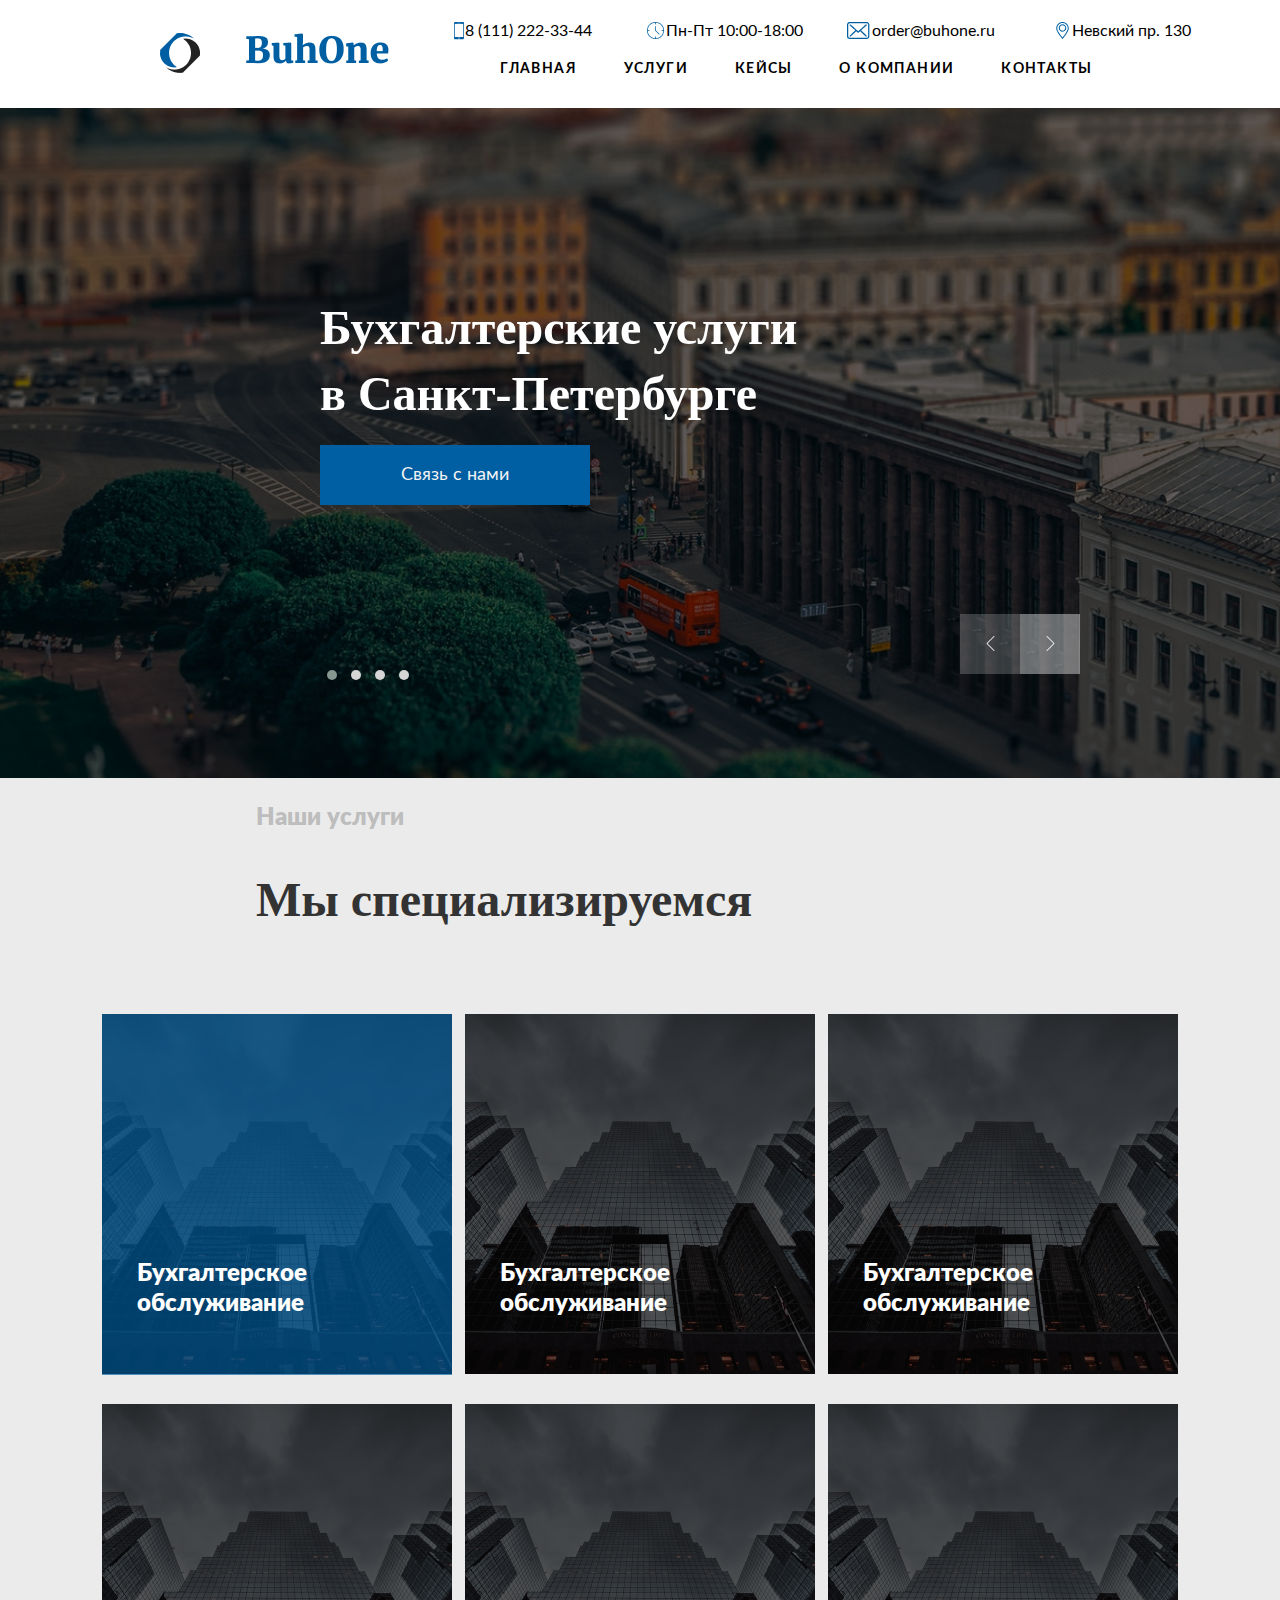
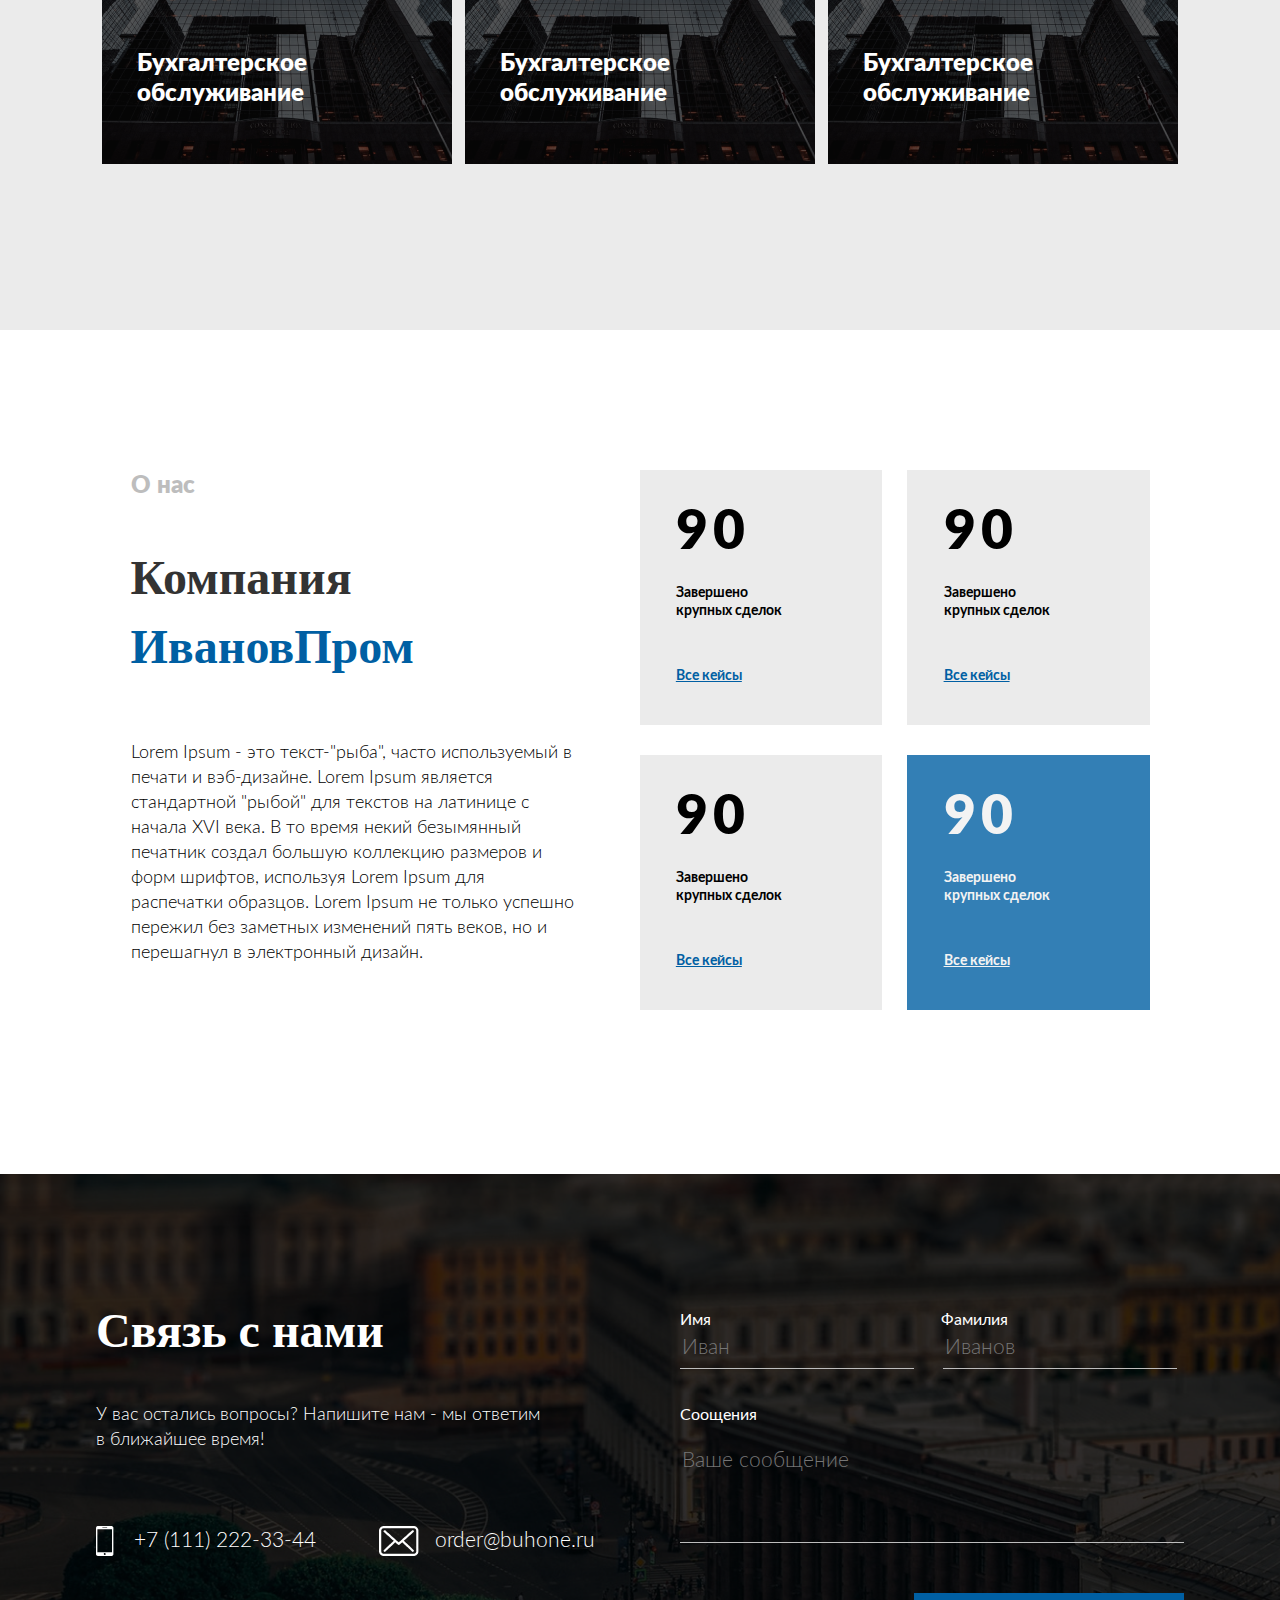
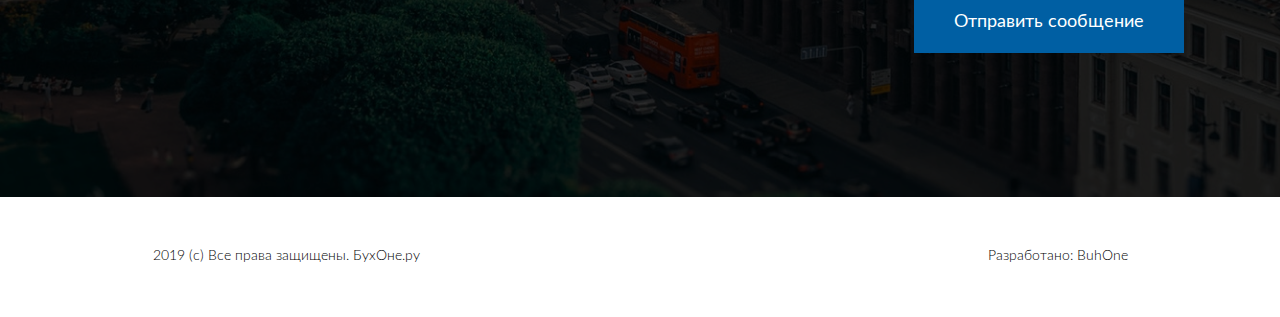
<file: Sait-2/index.html>
<!DOCTYPE html>
<html lang="ru">
	<head>
		<meta charset="UTF-8">
		<title>Верстка</title>
		<link rel="stylesheet" href="owlcarousel/assets/owl.carousel.min.css">
		<link rel="stylesheet" href="owlcarousel/assets/owl.theme.default.min.css">
		<link rel="stylesheet" href="style/stylesheet.css">
		<link rel="stylesheet" href="js/magnific-popup.css">
		<link rel="stylesheet" href="style.css">
		<meta name="viewport" content="width=device-width, initial-scale=1">
	</head>
	<body>
		<header class="top_Line">
			<div class="top_Logo_set">
				<div class="top_Logo">
					<a href=""><img src="img/logo.png"/></a>
				</div>
				<div class="top_logo_N">
					<a href=""><img src="img/BuhOne.png"/></a>
				</div>
			</div>
			<div class="top_Line_info_ob">
				<div class="top_Line_info">
					<div class="top_Line_info_phone">
						<div class="top_Line_img">
							<img src="img/phone.png"/>
						</div>
						<div class="top_Line_info_txt">
							<a href="tel:+81112223344">
								8 (111) 222-33-44
							</a>
						</div>
					</div>
					<div class="top_Line_info_clock">
						<div class="top_Line_img">
							<img src="img/clock.png"/>
						</div>
						<div class="top_Line_info_txt">
							Пн-Пт 10:00-18:00
						</div>
					</div>
					<div class="top_Line_info_mail">
						<div class="top_Line_img">
							<img src="img/mail.png"/>
						</div>
						<div class="top_Line_info_txt info_mail">
							<a href="mailto:order@buhone.ru">
								order@buhone.ru
							</a>
						</div>
					</div>
					<div class="top_Line_info_nav">
						<div class="top_Line_img">
							<img src="img/nav.png"/>
						</div>
						<div class="top_Line_info_txt">
							Невский пр. 130
						</div>
					</div>
				</div>
				<div class="top_line_menu">
					<div class="Menu_Txt"><a href="">Главная</a></div>
					<div class="Menu_Txt"><a href="">услуги</a></div>
					<div class="Menu_Txt"><a href="#our_services">кейсы</a></div>
					<div class="Menu_Txt"><a href="#about_use">о компании</a></div>
					<div class="Menu_Txt"><a href="#contact">контакты</a></div>
				</div>
			</div>
		</header>
		<main>
			<!-- Слайдер -->
			<div class="carousel">
				<div class="owl-carousel owl-theme">
					<img src="img/slider1.png">
					<img src="img/slider2.png">
					<img src="img/slider3.png">
					<img src="img/slider4.png">
				</div>
				<div class="carousel_Text_1">
					Бухгалтерские услуги</br>
					в Санкт-Петербурге
				</div>
				<div class="carousel_button_1">
					<button href="#form" class="Feedback Btn_carousel">Связь с нами</button>
				</div>
				<div class="carousel_button_2">
					<img class="carousel_button_prev customPrevBtn-zero" src="img/slider__button-prev.png"/>
					<img class="carousel_button_next customNextBtn-zero" src="img/slider__button-next.png"/>
				</div>
			</div>
			<!-- Наши услуги -->
			<div class="our_services" id="our_services">
				<div class="our_services_h1">
					Наши услуги
				</div>
				<div class="our_services_h2">
					Мы специализируемся
				</div>
				<div class="our_services_item">
					<div class="our_services_item_line1">
						<div>
							<div class="btn_on_click place_the_cursor">
								<div class="our_services_item_fon"></div>
								<img src="img/item.png">
								<div class="our_services_item_line1_txt">
									Бухгалтерское</br> обслуживание
								</div>
							</div>
						</div>
						<div class="our_services_item_line1_img">
							<div class="btn_on_click">
								<div class="our_services_item_fon"></div>
								<img src="img/item.png">
								<div class="our_services_item_line1_txt1">
									Бухгалтерское</br> обслуживание
								</div>
							</div>
						</div>
						<div class="our_services_item_line1_img">
							<div class="btn_on_click">
								<div class="our_services_item_fon"></div>
								<img src="img/item.png">
								<div class="our_services_item_line1_txt2">
									Бухгалтерское</br> обслуживание
								</div>
							</div>
						</div>
					</div>
					<div class="our_services_item_line2">
						<div>
							<div class="btn_on_click">
								<div class="our_services_item_fon"></div>
								<img src="img/item.png">
								<div class="our_services_item_line1_txt">
									Бухгалтерское</br> обслуживание
								</div>
							</div>
						</div>
						<div class="our_services_item_line1_img">
							<div class="btn_on_click">
								<div class="our_services_item_fon"></div>
								<img src="img/item.png">
								<div class="our_services_item_line1_txt1">
									Бухгалтерское</br> обслуживание
								</div>
							</div>
						</div>
						<div class="our_services_item_line1_img">
							<div class="btn_on_click">
								<div class="our_services_item_fon"></div>
								<img src="img/item.png">
								<div class="our_services_item_line1_txt2">
									Бухгалтерское</br> обслуживание
								</div>
							</div>
						</div>
					</div>
				</div>
			</div>
			<!-- О нас -->
			<div class="about_use" id="about_use">
				<div class="about_use_left">
					<div class="about_use_left_line1">
						О нас
					</div>
					<div class="about_use_left_line2">
						Компания
					</div>
					<div class="about_use_left_line2_2">
						ИвановПром
					</div>
					<div class="about_use_left_line3">
						Lorem Ipsum - это текст-"рыба", часто используемый в печати и вэб-дизайне. Lorem Ipsum является стандартной "рыбой" для текстов на латинице с начала XVI века. В то время некий безымянный печатник создал большую коллекцию размеров и форм шрифтов, используя Lorem Ipsum для распечатки образцов. Lorem Ipsum не только успешно пережил без заметных изменений пять веков, но и перешагнул в электронный дизайн.
					</div>
				</div>
				<div class="about_use_right">
					<div class="about_use_right_line1">
						<div class="btn_Fona_O_nAS about_use_right_item_1">
							<div class="about_use_item_1">
								90
							</div>
							<div class="about_use_item_2">
								Завершено</br>
								крупных сделок
							</div>
							<div class="about_use_item_3">
								Все кейсы
							</div>
						</div>
						<div class="btn_Fona_O_nAS about_use_right_item_2">
							<div class="about_use_item_1">
								90
							</div>
							<div class="about_use_item_2">
								Завершено</br>
								крупных сделок
							</div>
							<div class="about_use_item_3">
								Все кейсы
							</div>
						</div>
					</div>
					<div class="about_use_right_line2">
						<div class="btn_Fona_O_nAS about_use_right_item_3">
							<div class="about_use_item_1">
								90
							</div>
							<div class="about_use_item_2">
								Завершено</br>
								крупных сделок
							</div>
							<div class="about_use_item_3">
								Все кейсы
							</div>
						</div>
						<div class="btn_Fona_O_nAS about_use_right_item_4 click_use_item">
							<div class="about_use_item_1">
								90
							</div>
							<div class="about_use_item_2">
								Завершено</br>
								крупных сделок
							</div>
							<div class="about_use_item_3">
								Все кейсы
							</div>
						</div>
					</div>
				</div>
			</div>
			<!-- КОНТАКТЫ -->
			<div class="contact" id="contact">
				<div class="contact_block_left">
					<div class="contact_block_left_txt1">
						Связь с нами
					</div>
					<div class="contact_block_left_txt2">
						У вас остались вопросы? Напишите нам - мы ответим в ближайшее время!
					</div>
					<div class="contact_block_left_txt3">
						<div class="contact_block_left_phone">
							<div>
								<img src="img/Vector.png">
							</div>
							<a href="tel:+71112223344">
								<div class="contact_block_left_phone_txt">
									+7 (111) 222-33-44
								</div>
							</a>
						</div>
						<div class="contact_block_left_mail">
							<div>
								<img src="img/Group.png">
							</div>
							<a href="mailto:order@buhone.ru">
								<div class="contact_block_left_mail_txt">
									order@buhone.ru
								</div>
							</a>
						</div>
					</div>
				</div>
				<form class="contact_block_right">
					<div class="contact_block_right_block_1">
						<div class="contact_block_right_block_1_txt">
							Имя
						</div>
						<div class="contact_block_right_block_1_txt contact_block_right_block_1_txt_ot">
							Фамилия
						</div>
					</div>
					<div class="contact_block_right_block_2">
						<input class="contact_block_right_block_2_1" required placeholder="Иван" type="text">
						<input class="contact_block_right_block_2_2" required placeholder="Иванов" type="text">
					</div>
					<div class="contact_block_right_block_3 contact_block_right_block_1_txt">
						Соощения
					</div>
					<div class="contact_block_right_block_4">
						<input class="contact_block_right_block_2_3" required placeholder="Ваше сообщение" type="text">
					</div>
					<div class="contact_block_right_block_5">
						<button class="Contact_Button">Отправить сообщение</button>
					</div>
				</form>
			</div>
			<!-- Форма Обратной связи -->
			<div class="hidden">
				<form class="form_poup" id="form">
					<div class="form_heading">
						Связь с нами
					</div>
					<div class="form_block_text_1">
						<div class="form_block_text_1_Name">
							Имя
						</div>
						<div class="form_block_text_1_Fam">
							Фамилия
						</div>
					</div>
					<div class="form_block_input_1">
						<input class="form_block_input_1_1" required placeholder="Иван" type="text">
						<input class="form_block_input_1_2" required placeholder="Иванов" type="text">
					</div>
					<div class="form_block_text_2">
						Соощения
					</div>
					<div class="form_block_input_2">
						<input class="form_block_input_2_1" required placeholder="Ваше сообщение" type="text">
					</div>
					<div class="form_block_button">
						<button class="Contact_Button_Form">Отправить сообщение</button>
					</div>
				</form>
			</div>
		</main>
		<footer class="footer">
			<div class="footer_txt_1">
				2019 (с) Все права защищены. БухОне.ру
			</div>
			<div class="footer_txt_2">
				Разработано: BuhOne
			</div>
		</footer>
		<script src="js/jquery-3.6.0.js"></script>
		<script src="js/jquery.magnific-popup.min.js"></script>
		<script src="owlcarousel/owl.carousel.min.js"></script>
		<script src="js/scripts.js"></script>
	</body>
</html>
</file>
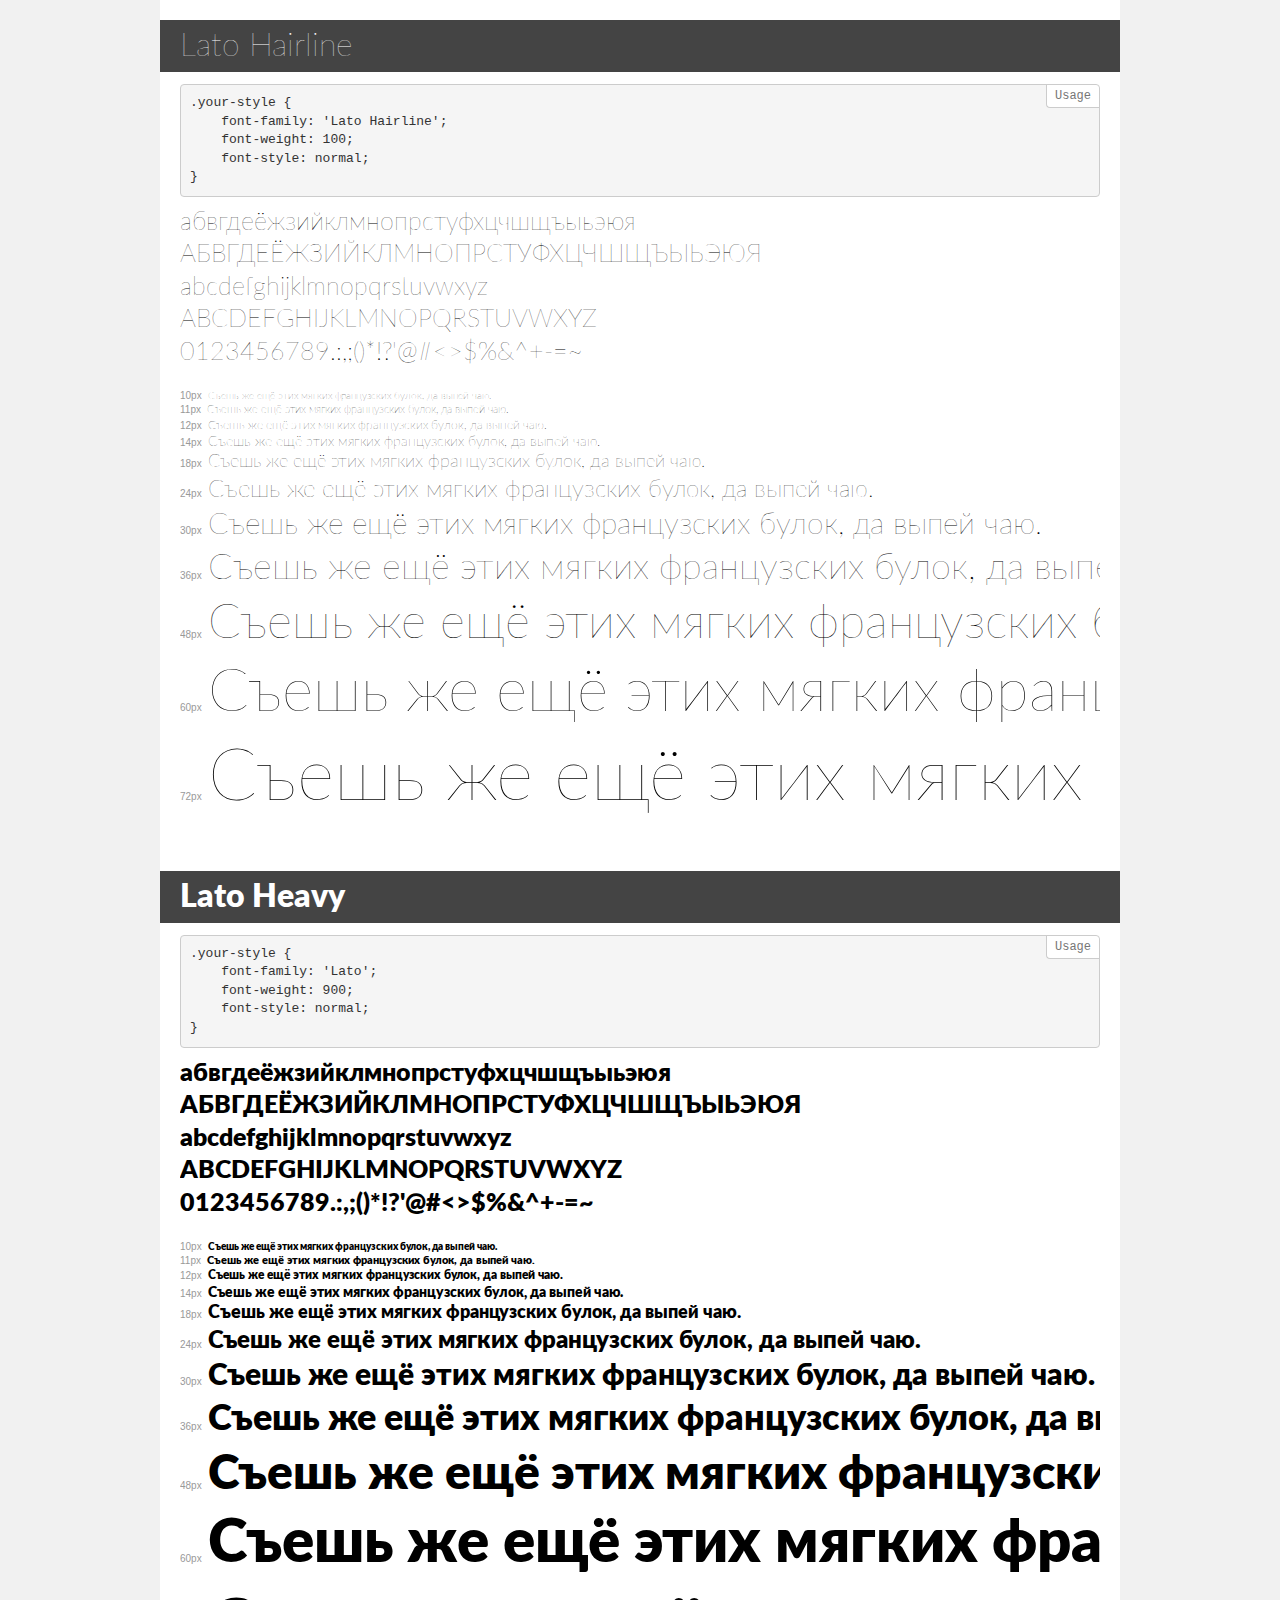
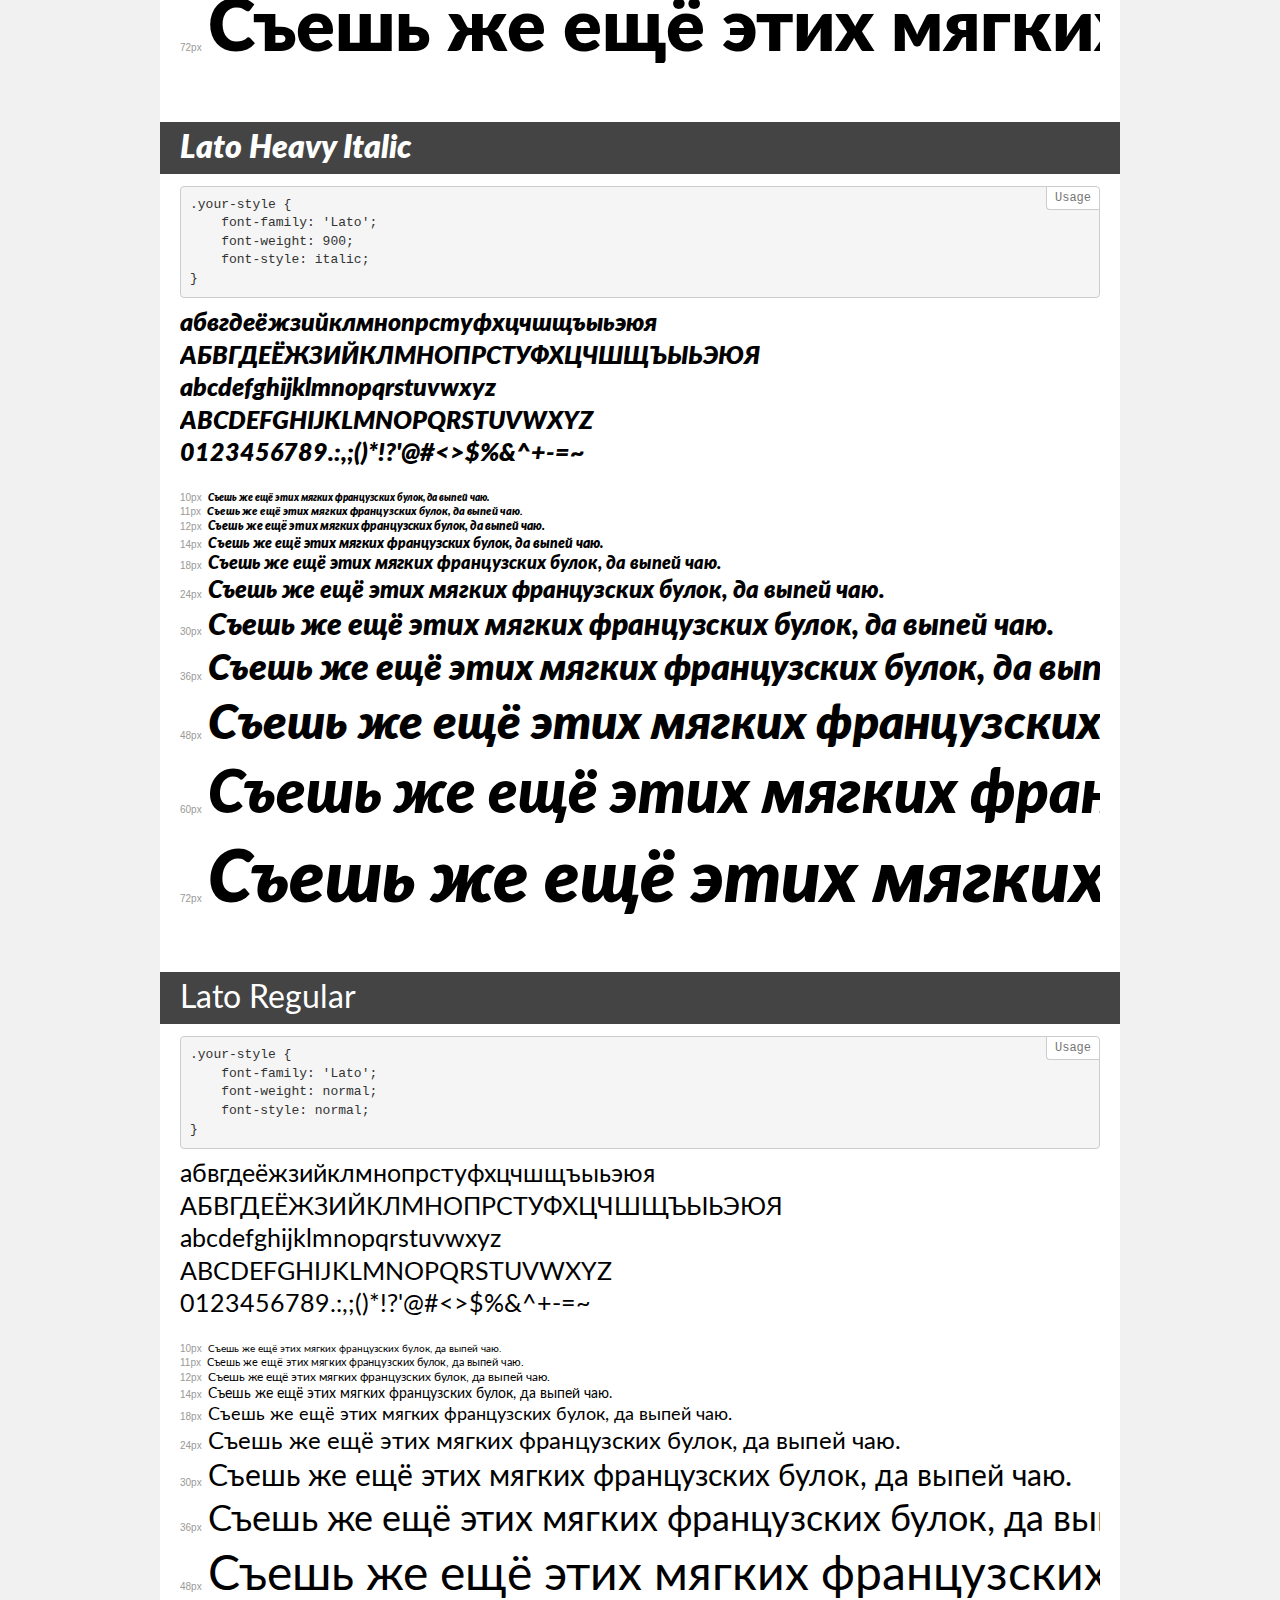
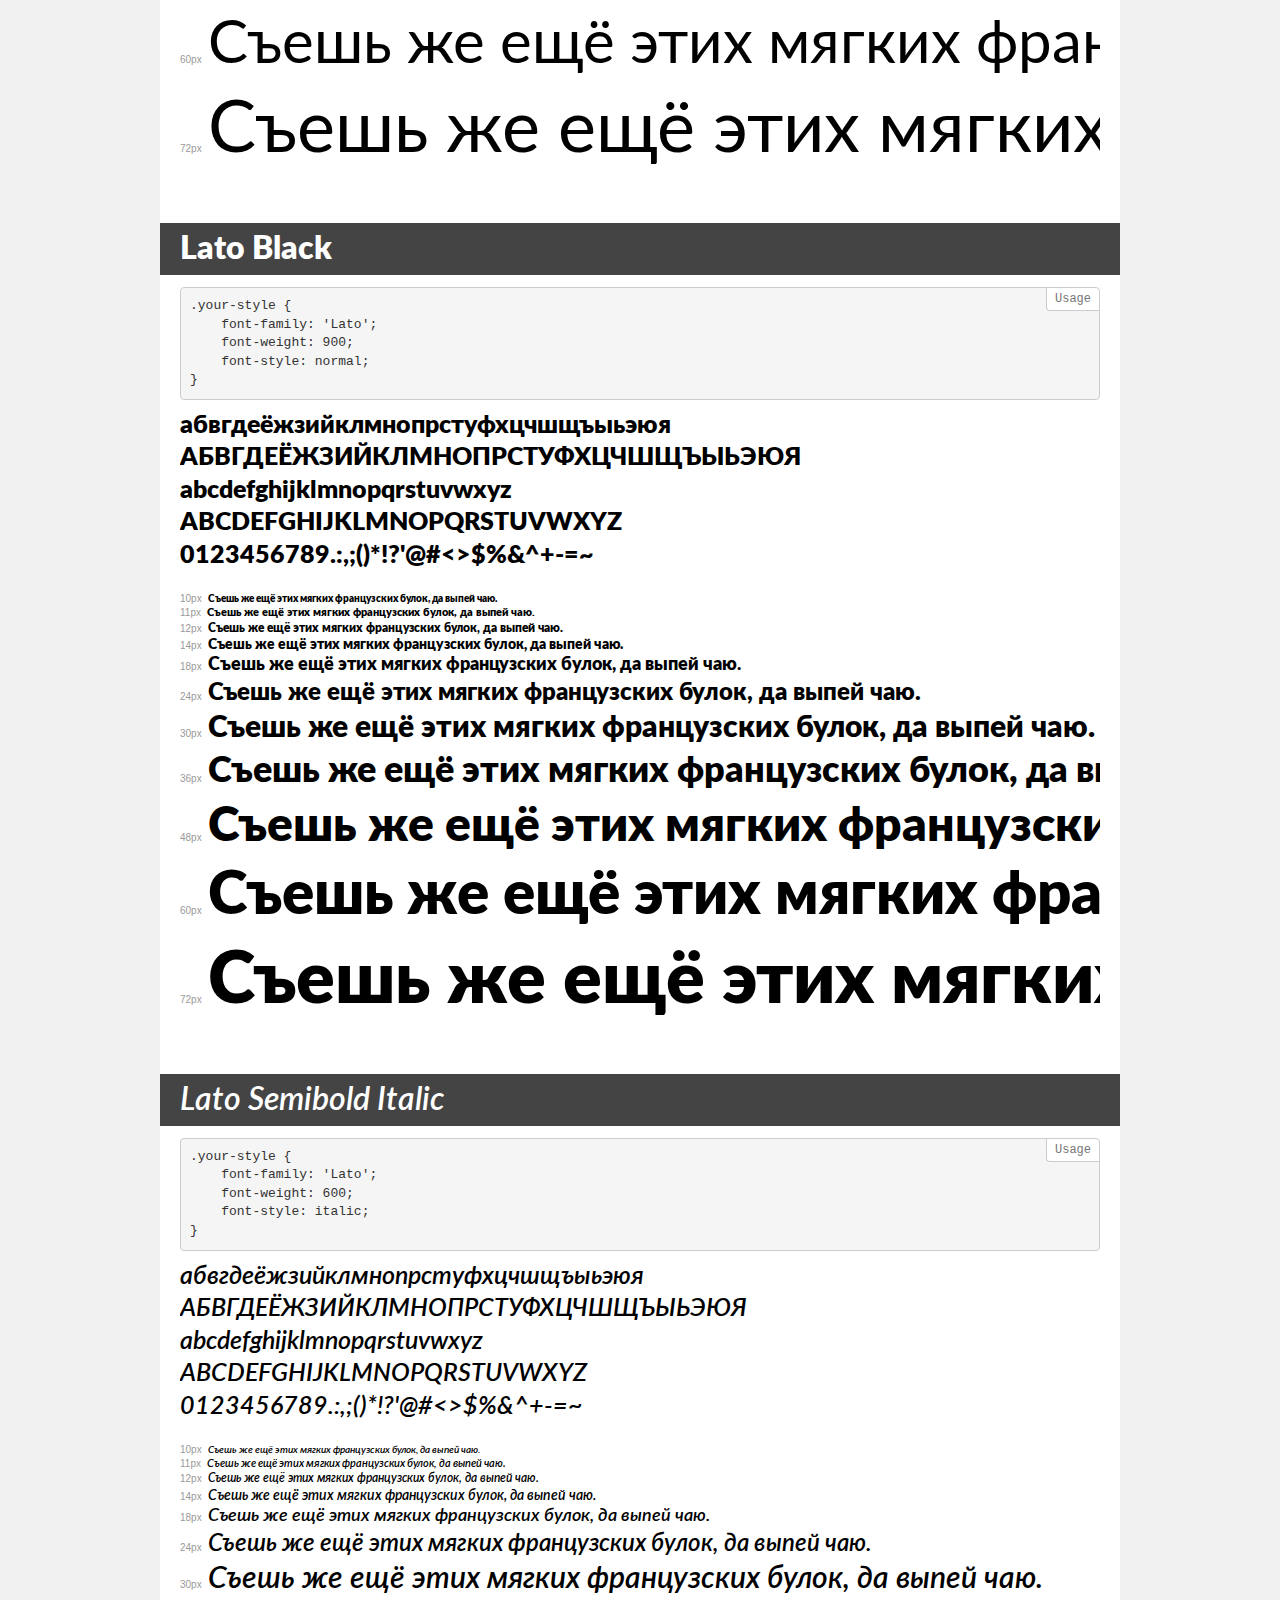
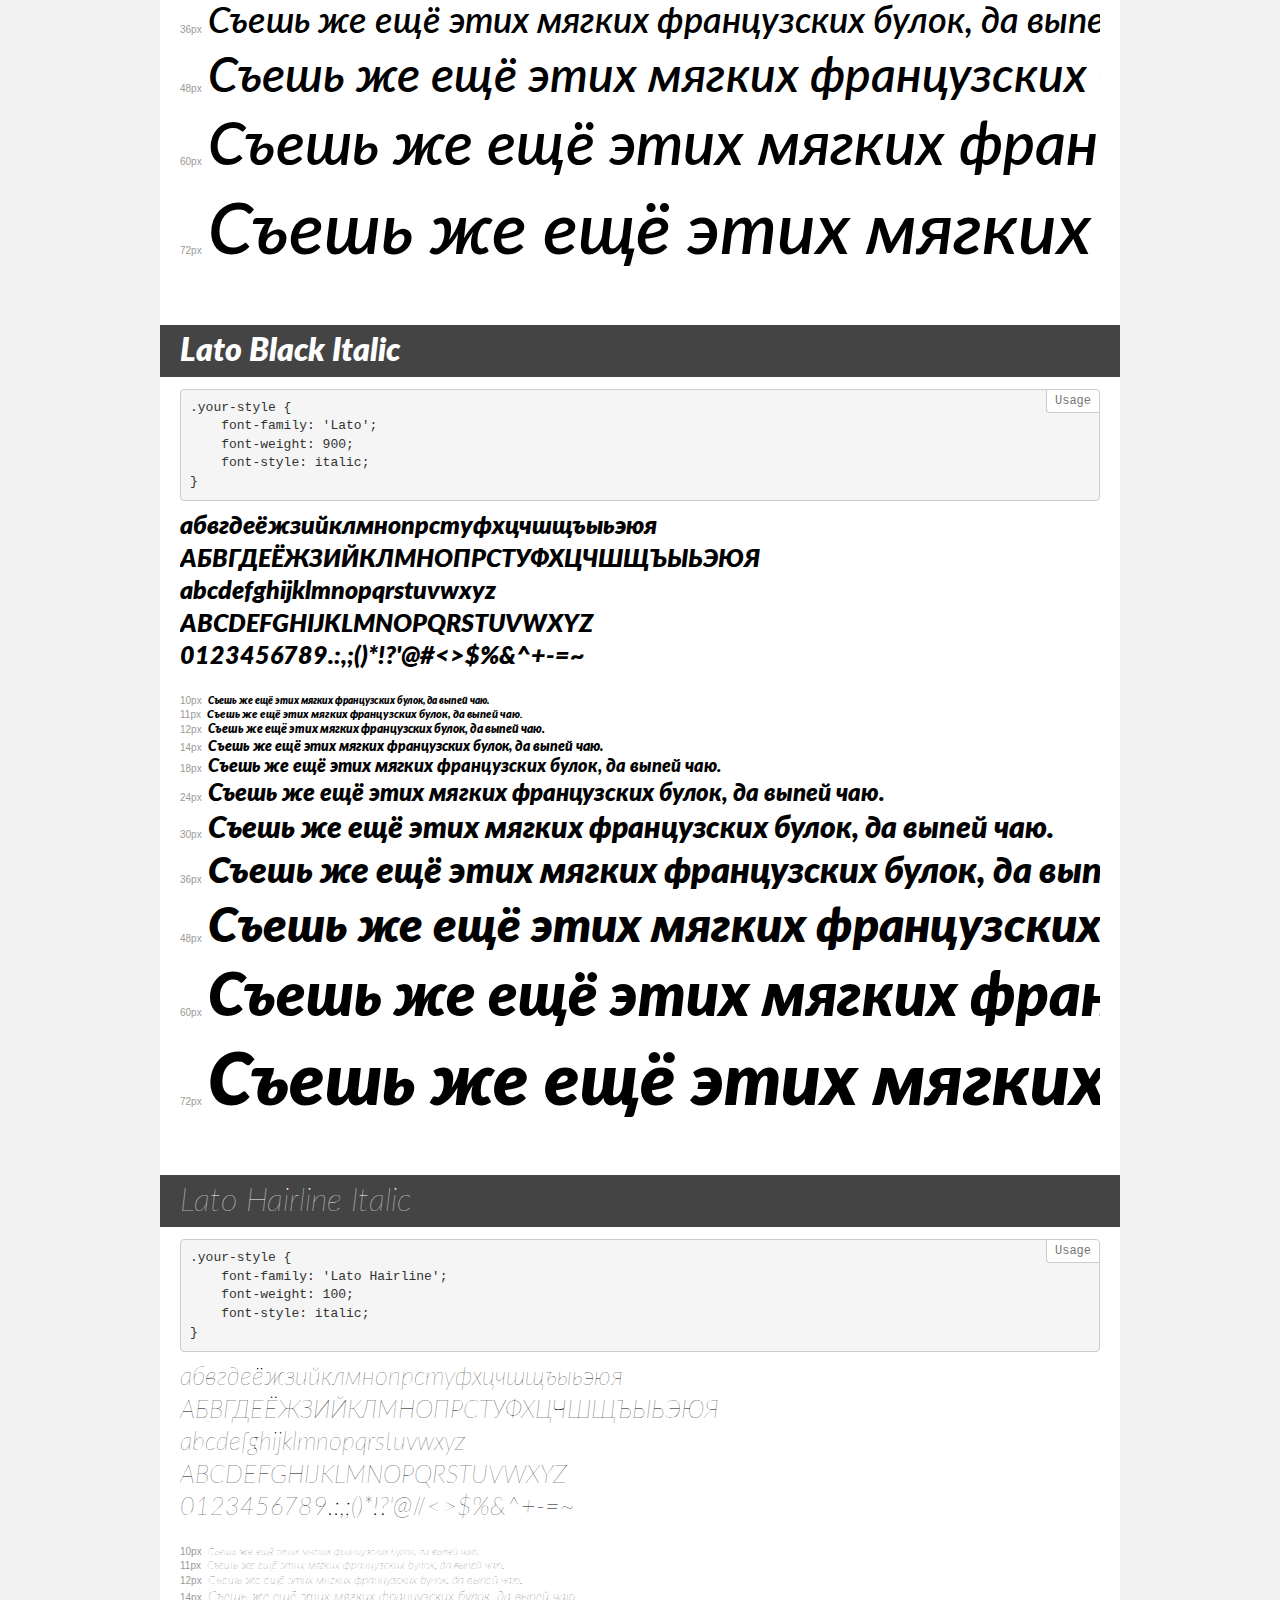
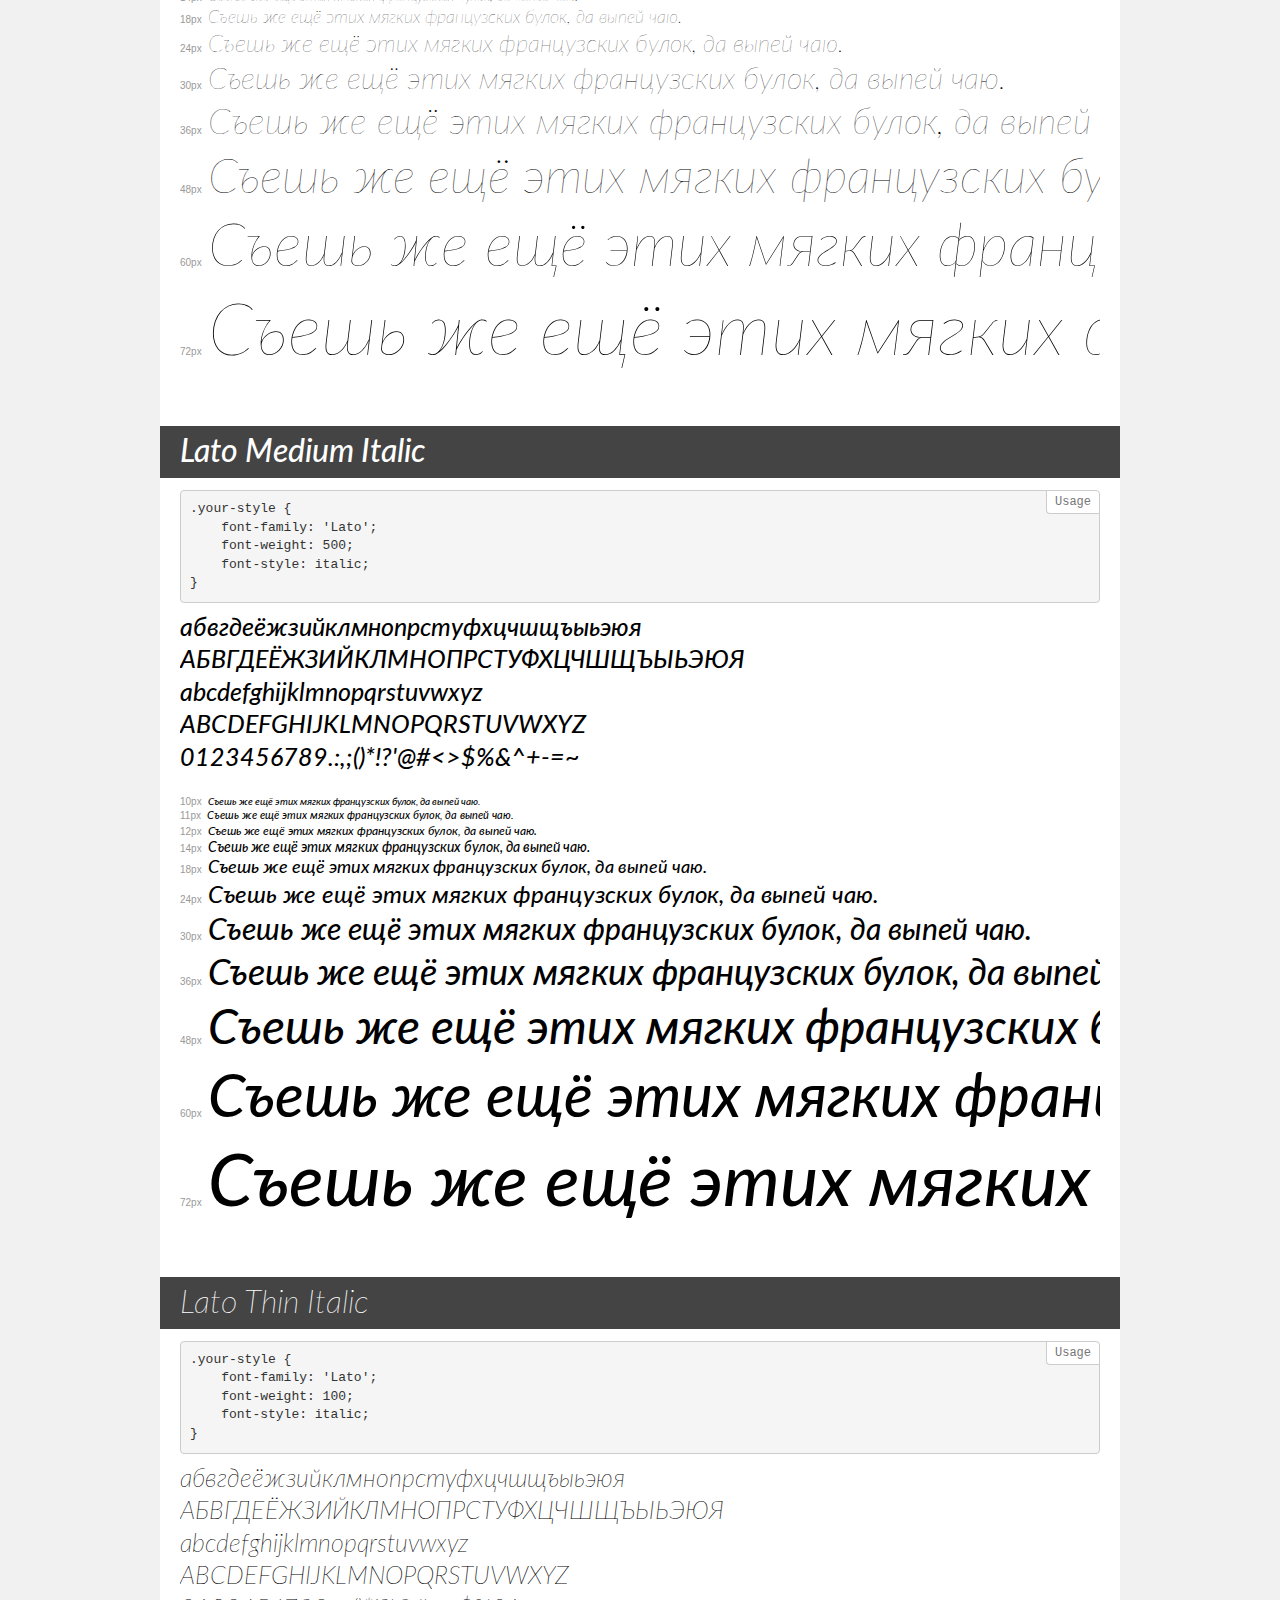
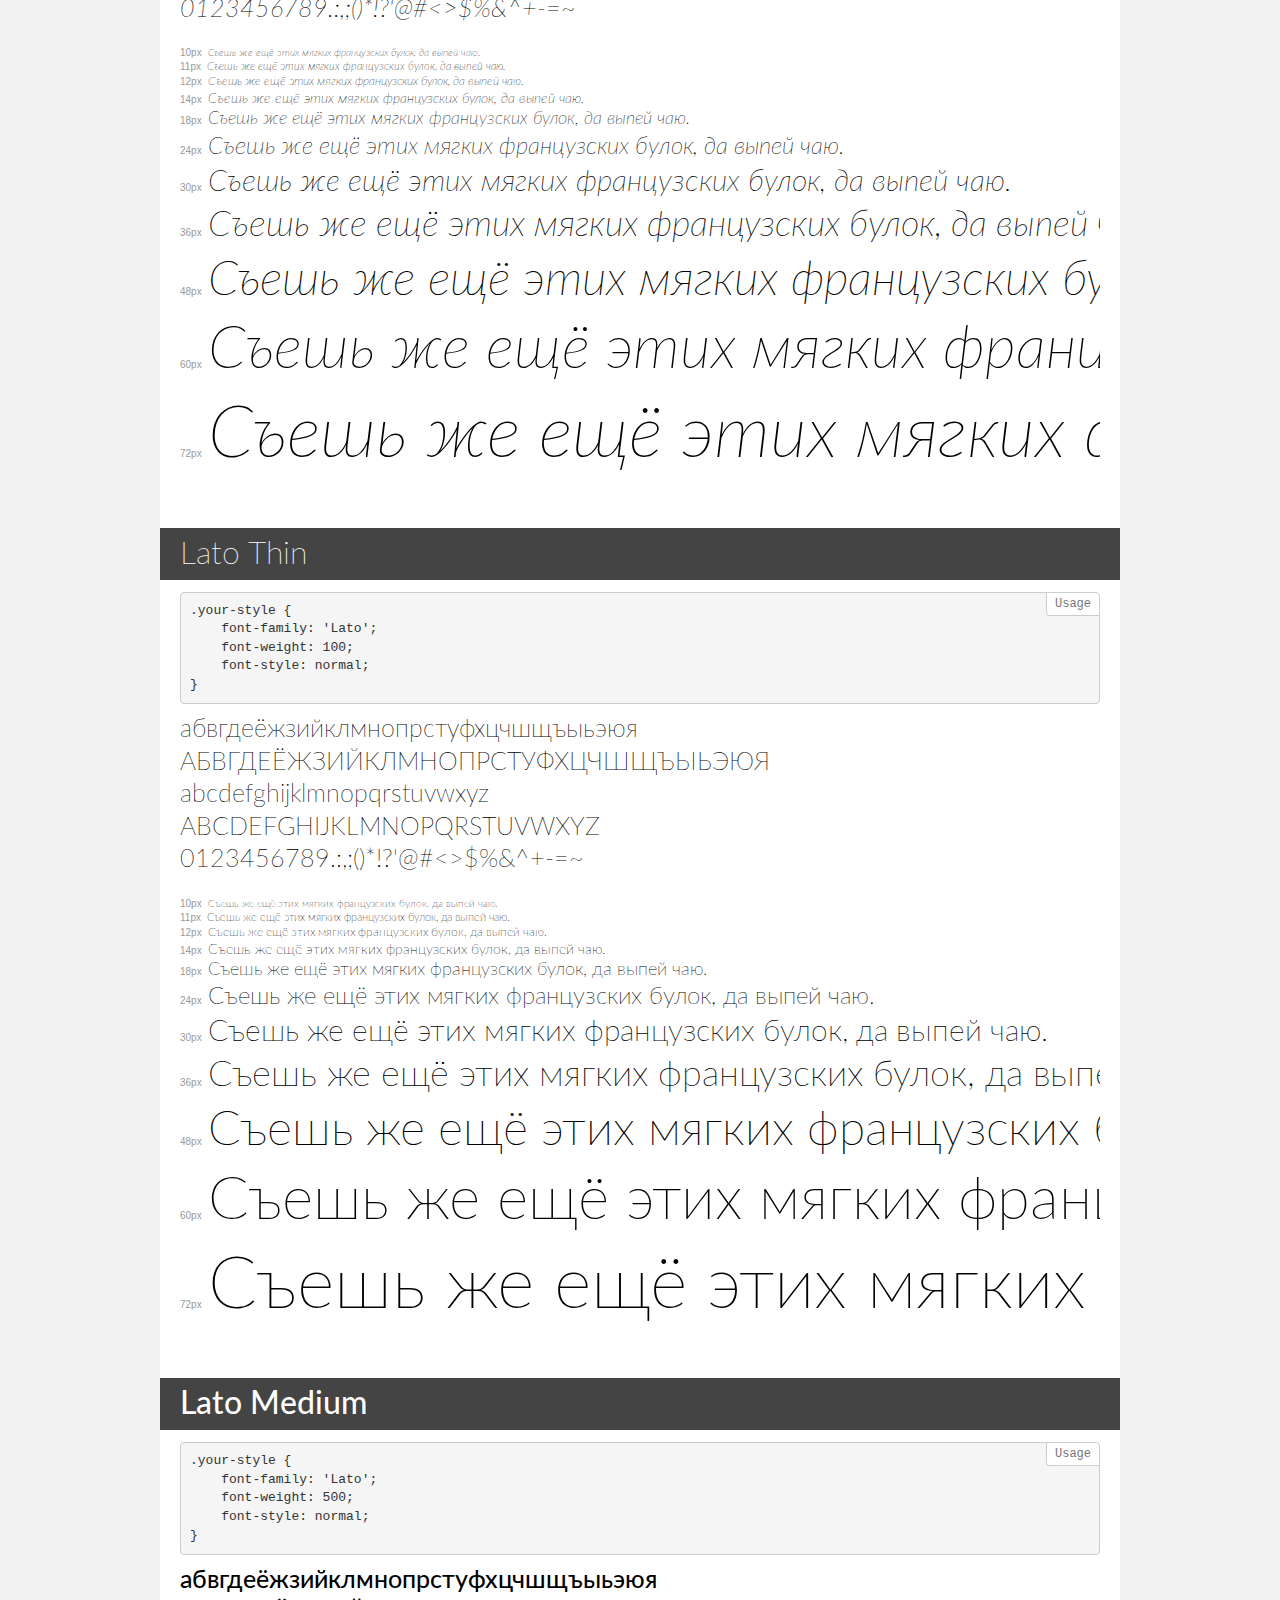
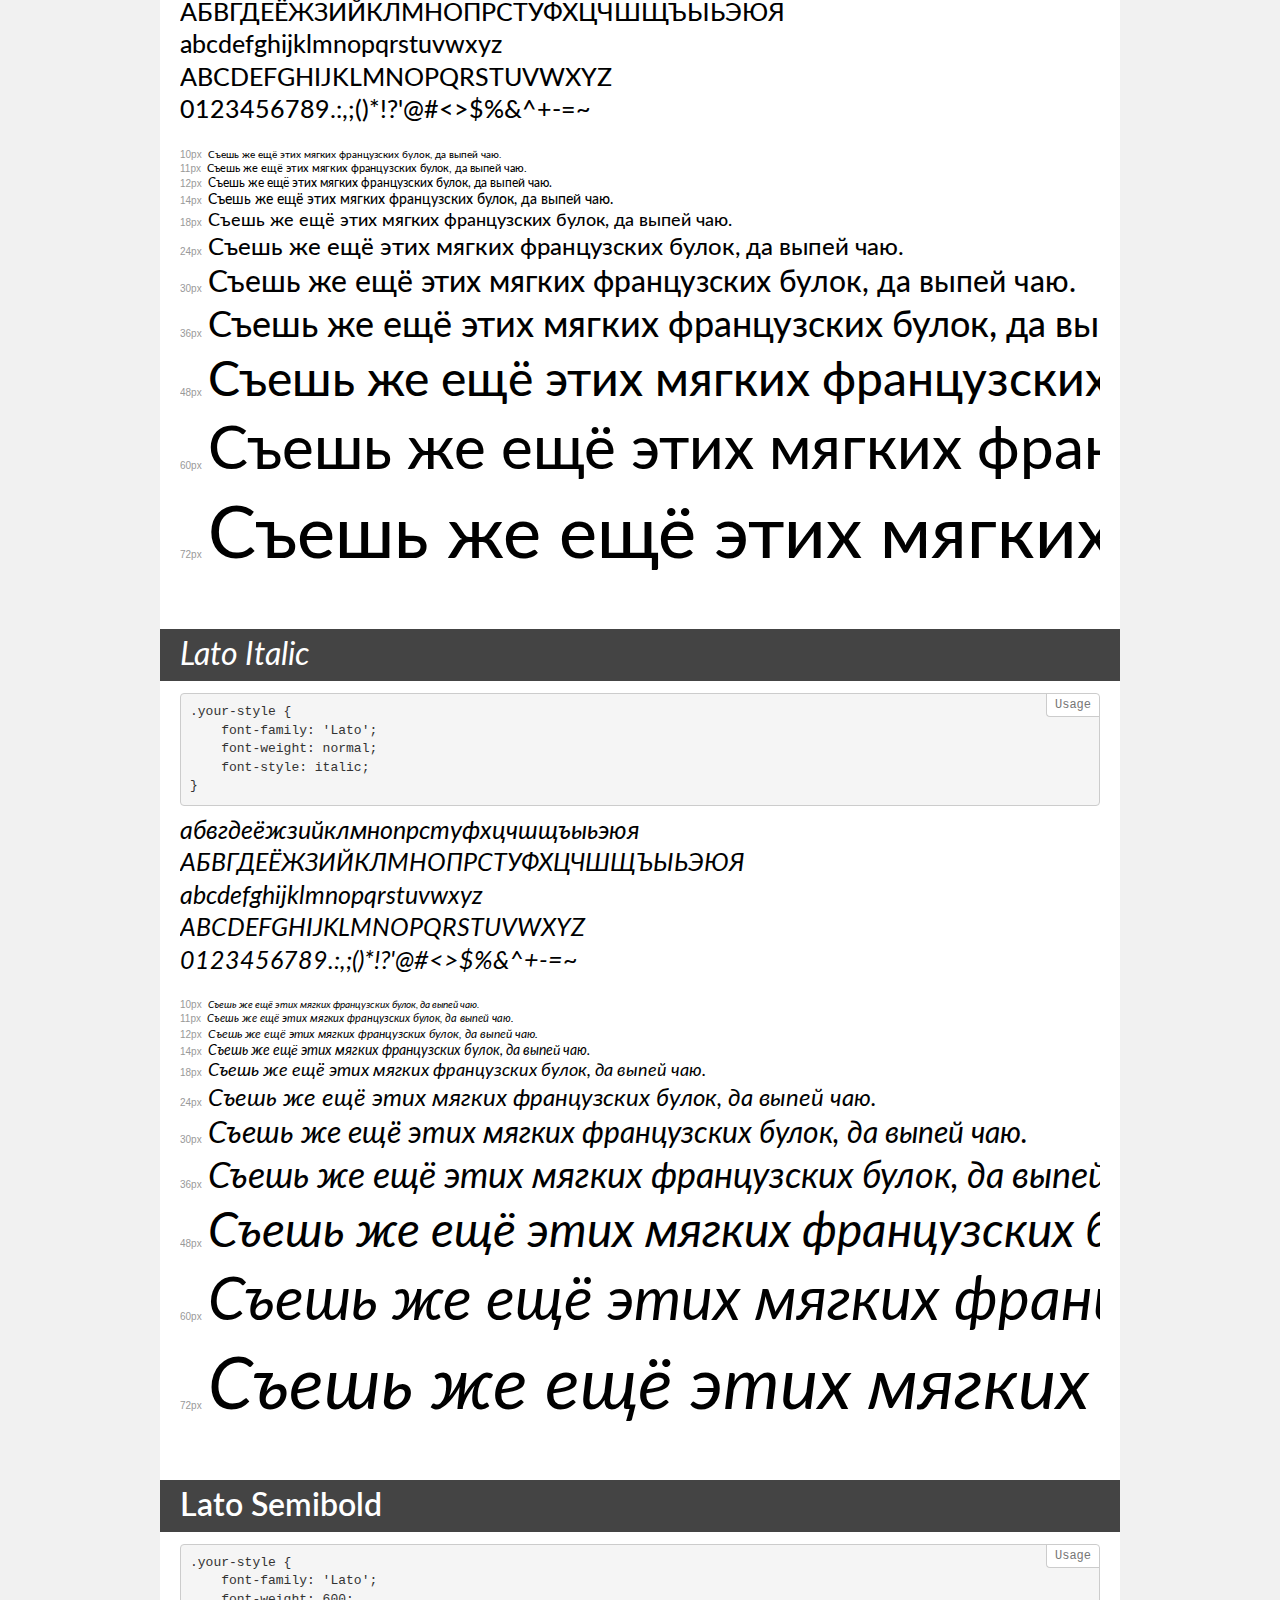
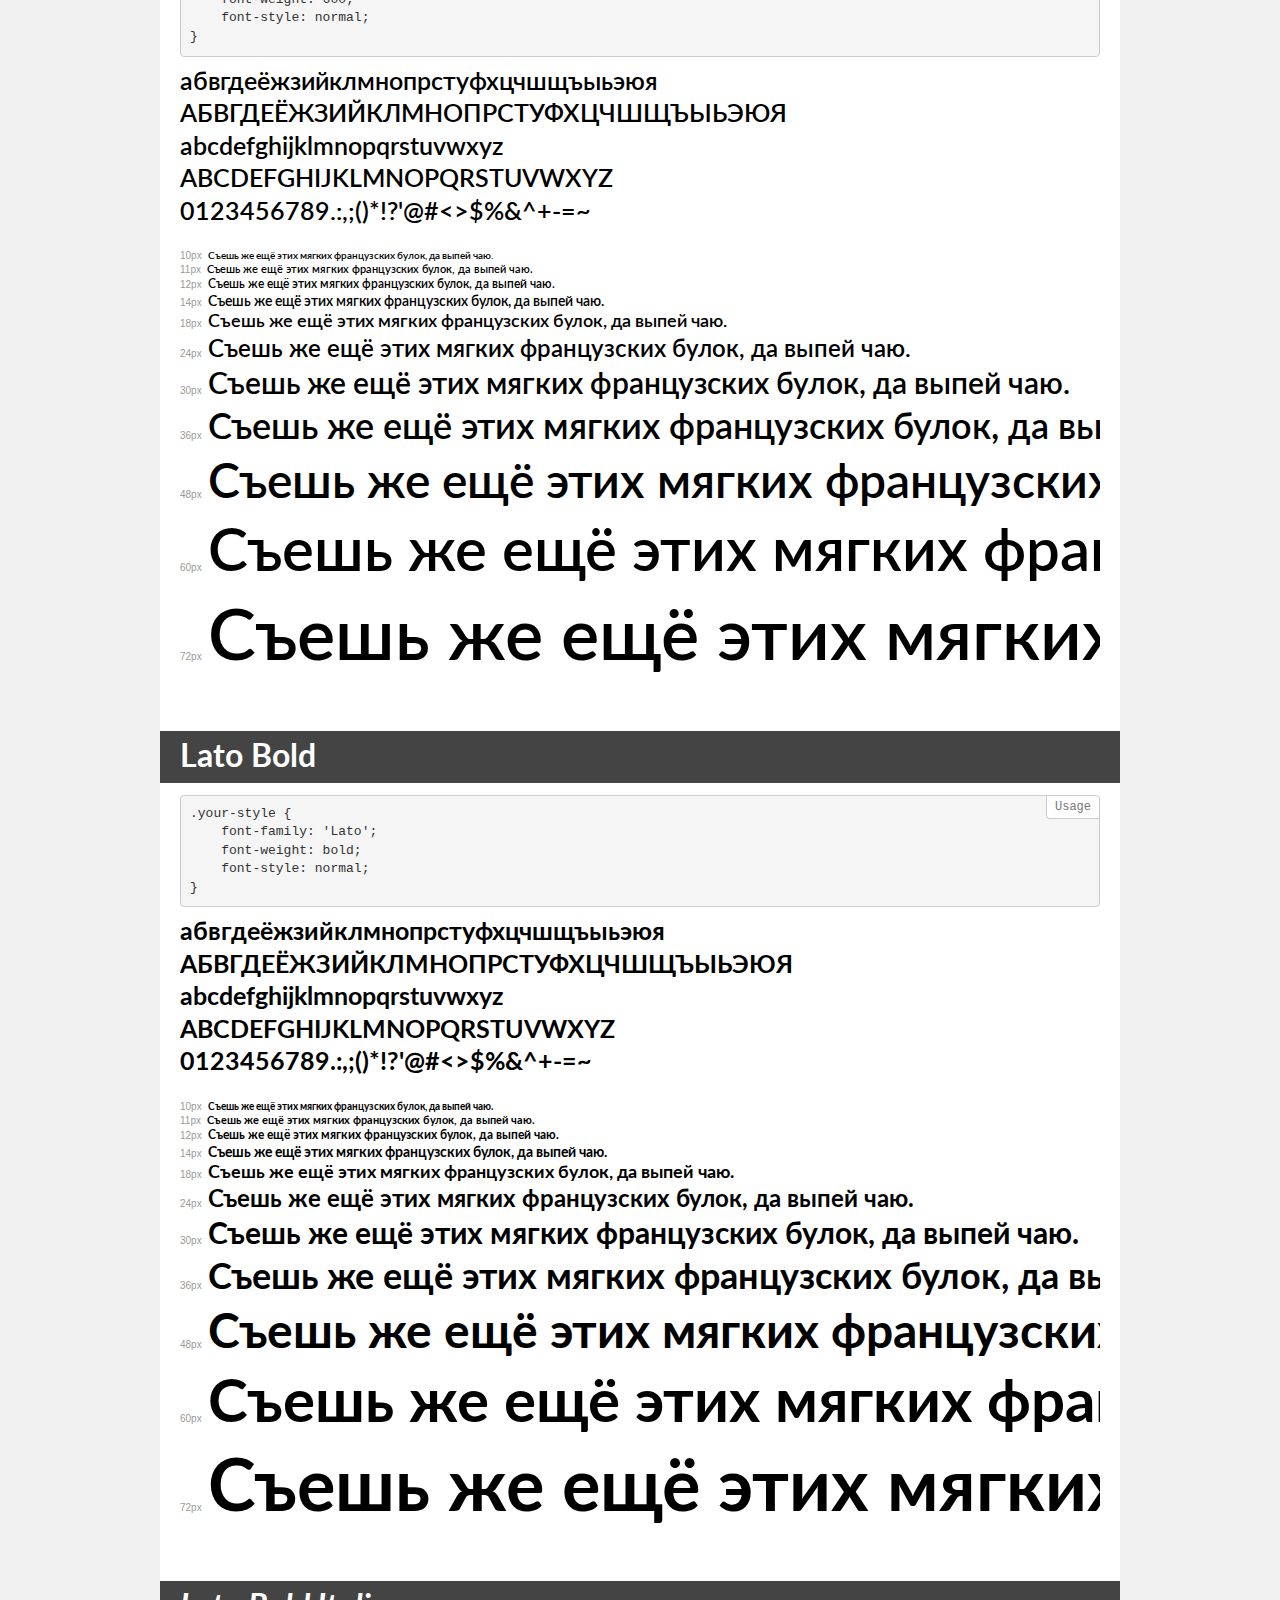
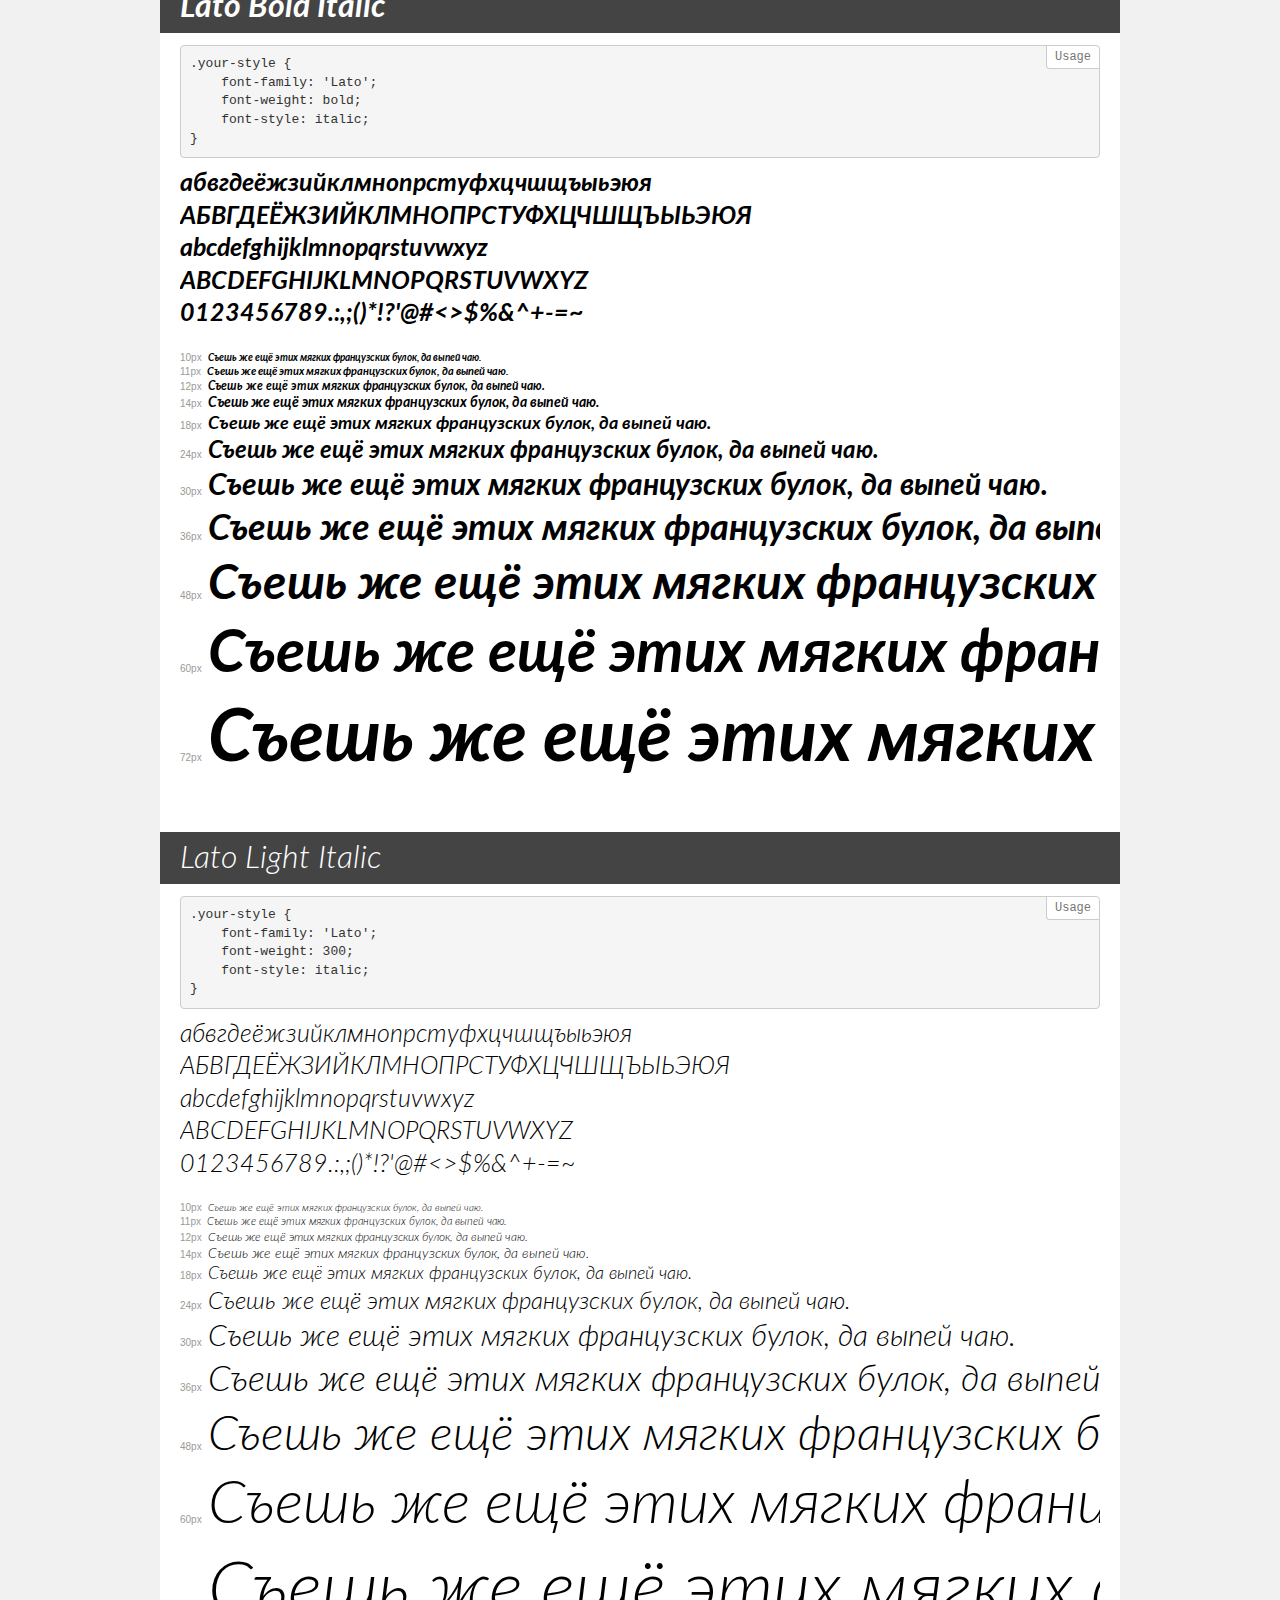
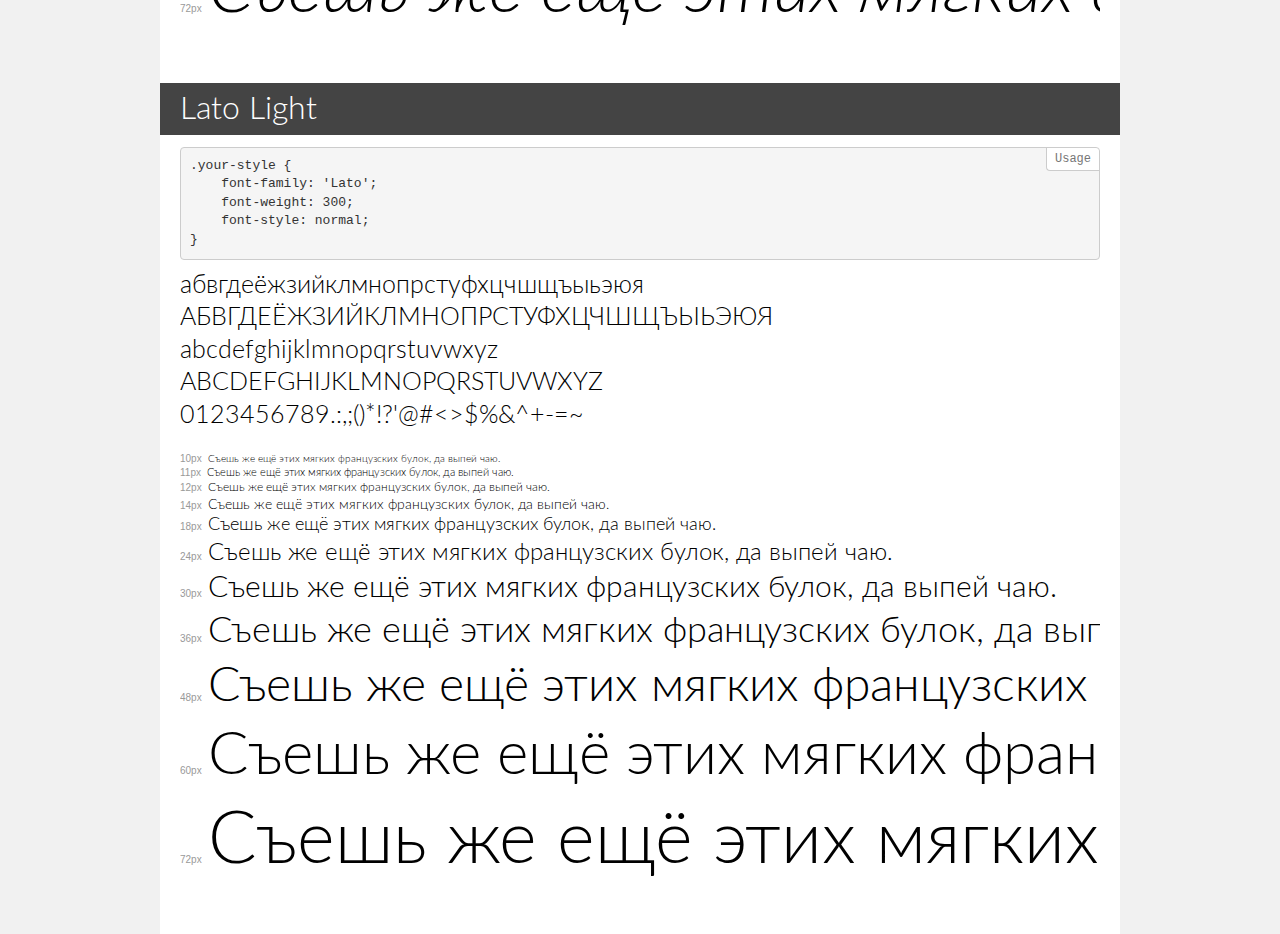
<file: Sait-2/style/demo.html>
<!DOCTYPE html>
<html>
<head>
    <meta charset="utf-8">
    <meta http-equiv="X-UA-Compatible" content="IE=edge">
    <meta name="viewport" content="width=device-width, initial-scale=1">
    <meta name="robots" content="noindex, noarchive">
    <title>Transfonter demo</title>
    <link href="stylesheet.css" rel="stylesheet">
    <style>
        /*
        http://meyerweb.com/eric/tools/css/reset/
        v2.0 | 20110126
        License: none (public domain)
        */
        html, body, div, span, applet, object, iframe,
        h1, h2, h3, h4, h5, h6, p, blockquote, pre,
        a, abbr, acronym, address, big, cite, code,
        del, dfn, em, img, ins, kbd, q, s, samp,
        small, strike, strong, sub, sup, tt, var,
        b, u, i, center,
        dl, dt, dd, ol, ul, li,
        fieldset, form, label, legend,
        table, caption, tbody, tfoot, thead, tr, th, td,
        article, aside, canvas, details, embed,
        figure, figcaption, footer, header, hgroup,
        menu, nav, output, ruby, section, summary,
        time, mark, audio, video {
            margin: 0;
            padding: 0;
            border: 0;
            font-size: 100%;
            font: inherit;
            vertical-align: baseline;
        }
        /* HTML5 display-role reset for older browsers */
        article, aside, details, figcaption, figure,
        footer, header, hgroup, menu, nav, section {
            display: block;
        }
        body {
            line-height: 1;
        }
        ol, ul {
            list-style: none;
        }
        blockquote, q {
            quotes: none;
        }
        blockquote:before, blockquote:after,
        q:before, q:after {
            content: '';
            content: none;
        }
        table {
            border-collapse: collapse;
            border-spacing: 0;
        }
        /* common styles */
        body {
            background: #f1f1f1;
            color: #000;
        }
        .page {
            background: #fff;
            width: 920px;
            margin: 0 auto;
            padding: 20px 20px 0 20px;
            overflow: hidden;
        }
        .font-container {
            overflow-x: auto;
            overflow-y: hidden;
            margin-bottom: 40px;
            line-height: 1.3;
            white-space: nowrap;
            padding-bottom: 5px;
        }
        h1 {
            position: relative;
            background: #444;
            font-size: 32px;
            color: #fff;
            padding: 10px 20px;
            margin: 0 -20px 12px -20px;
        }
        .letters {
            font-size: 25px;
            margin-bottom: 20px;
        }
        .s10:before {
            content: '10px';
        }
        .s11:before {
            content: '11px';
        }
        .s12:before {
            content: '12px';
        }
        .s14:before {
            content: '14px';
        }
        .s18:before {
            content: '18px';
        }
        .s24:before {
            content: '24px';
        }
        .s30:before {
            content: '30px';
        }
        .s36:before {
            content: '36px';
        }
        .s48:before {
            content: '48px';
        }
        .s60:before {
            content: '60px';
        }
        .s72:before {
            content: '72px';
        }
        .s10:before, .s11:before, .s12:before, .s14:before,
        .s18:before, .s24:before, .s30:before, .s36:before,
        .s48:before, .s60:before, .s72:before {
            font-family: Arial, sans-serif;
            font-size: 10px;
            font-weight: normal;
            font-style: normal;
            color: #999;
            padding-right: 6px;
        }
        pre {
            display: block;
            position: relative;
            padding: 9px;
            margin: 0 0 10px;
            font-family: Monaco, Menlo, Consolas, "Courier New", monospace !important;
            font-size: 13px;
            line-height: 1.428571429;
            color: #333;
            font-weight: normal !important;
            font-style: normal !important;
            background-color: #f5f5f5;
            border: 1px solid #ccc;
            overflow-x: auto;
            border-radius: 4px;
        }
        pre:after {
            display: block;
            position: absolute;
            right: 0;
            top: 0;
            content: 'Usage';
            line-height: 1;
            padding: 5px 8px;
            font-size: 12px;
            color: #767676;
            background-color: #fff;
            border: 1px solid #ccc;
            border-right: none;
            border-top: none;
            border-radius: 0 4px 0 4px;
            z-index: 10;
        }
        /* responsive */
        @media (max-width: 959px) {
            .page {
                width: auto;
                margin: 0;
            }
        }
    </style>
</head>
<body>
<div class="page">
    <div class="demo" style="font-family: 'Lato Hairline'; font-weight: 100; font-style: normal;">
        <h1>Lato Hairline</h1>
        <pre>.your-style {
    font-family: 'Lato Hairline';
    font-weight: 100;
    font-style: normal;
}</pre>
        <div class="font-container">
            <p class="letters">
                абвгдеёжзийклмнопрстуфхцчшщъыьэюя<br>
АБВГДЕЁЖЗИЙКЛМНОПРСТУФХЦЧШЩЪЫЬЭЮЯ<br>
abcdefghijklmnopqrstuvwxyz<br>
ABCDEFGHIJKLMNOPQRSTUVWXYZ<br>
                0123456789.:,;()*!?'@#<>$%&^+-=~
            </p>
            <p class="s10" style="font-size: 10px;">Съешь же ещё этих мягких французских булок, да выпей чаю.</p>
            <p class="s11" style="font-size: 11px;">Съешь же ещё этих мягких французских булок, да выпей чаю.</p>
            <p class="s12" style="font-size: 12px;">Съешь же ещё этих мягких французских булок, да выпей чаю.</p>
            <p class="s14" style="font-size: 14px;">Съешь же ещё этих мягких французских булок, да выпей чаю.</p>
            <p class="s18" style="font-size: 18px;">Съешь же ещё этих мягких французских булок, да выпей чаю.</p>
            <p class="s24" style="font-size: 24px;">Съешь же ещё этих мягких французских булок, да выпей чаю.</p>
            <p class="s30" style="font-size: 30px;">Съешь же ещё этих мягких французских булок, да выпей чаю.</p>
            <p class="s36" style="font-size: 36px;">Съешь же ещё этих мягких французских булок, да выпей чаю.</p>
            <p class="s48" style="font-size: 48px;">Съешь же ещё этих мягких французских булок, да выпей чаю.</p>
            <p class="s60" style="font-size: 60px;">Съешь же ещё этих мягких французских булок, да выпей чаю.</p>
            <p class="s72" style="font-size: 72px;">Съешь же ещё этих мягких французских булок, да выпей чаю.</p>
        </div>
    </div>
    <div class="demo" style="font-family: 'Lato'; font-weight: 900; font-style: normal;">
        <h1>Lato Heavy</h1>
        <pre>.your-style {
    font-family: 'Lato';
    font-weight: 900;
    font-style: normal;
}</pre>
        <div class="font-container">
            <p class="letters">
                абвгдеёжзийклмнопрстуфхцчшщъыьэюя<br>
АБВГДЕЁЖЗИЙКЛМНОПРСТУФХЦЧШЩЪЫЬЭЮЯ<br>
abcdefghijklmnopqrstuvwxyz<br>
ABCDEFGHIJKLMNOPQRSTUVWXYZ<br>
                0123456789.:,;()*!?'@#<>$%&^+-=~
            </p>
            <p class="s10" style="font-size: 10px;">Съешь же ещё этих мягких французских булок, да выпей чаю.</p>
            <p class="s11" style="font-size: 11px;">Съешь же ещё этих мягких французских булок, да выпей чаю.</p>
            <p class="s12" style="font-size: 12px;">Съешь же ещё этих мягких французских булок, да выпей чаю.</p>
            <p class="s14" style="font-size: 14px;">Съешь же ещё этих мягких французских булок, да выпей чаю.</p>
            <p class="s18" style="font-size: 18px;">Съешь же ещё этих мягких французских булок, да выпей чаю.</p>
            <p class="s24" style="font-size: 24px;">Съешь же ещё этих мягких французских булок, да выпей чаю.</p>
            <p class="s30" style="font-size: 30px;">Съешь же ещё этих мягких французских булок, да выпей чаю.</p>
            <p class="s36" style="font-size: 36px;">Съешь же ещё этих мягких французских булок, да выпей чаю.</p>
            <p class="s48" style="font-size: 48px;">Съешь же ещё этих мягких французских булок, да выпей чаю.</p>
            <p class="s60" style="font-size: 60px;">Съешь же ещё этих мягких французских булок, да выпей чаю.</p>
            <p class="s72" style="font-size: 72px;">Съешь же ещё этих мягких французских булок, да выпей чаю.</p>
        </div>
    </div>
    <div class="demo" style="font-family: 'Lato'; font-weight: 900; font-style: italic;">
        <h1>Lato Heavy Italic</h1>
        <pre>.your-style {
    font-family: 'Lato';
    font-weight: 900;
    font-style: italic;
}</pre>
        <div class="font-container">
            <p class="letters">
                абвгдеёжзийклмнопрстуфхцчшщъыьэюя<br>
АБВГДЕЁЖЗИЙКЛМНОПРСТУФХЦЧШЩЪЫЬЭЮЯ<br>
abcdefghijklmnopqrstuvwxyz<br>
ABCDEFGHIJKLMNOPQRSTUVWXYZ<br>
                0123456789.:,;()*!?'@#<>$%&^+-=~
            </p>
            <p class="s10" style="font-size: 10px;">Съешь же ещё этих мягких французских булок, да выпей чаю.</p>
            <p class="s11" style="font-size: 11px;">Съешь же ещё этих мягких французских булок, да выпей чаю.</p>
            <p class="s12" style="font-size: 12px;">Съешь же ещё этих мягких французских булок, да выпей чаю.</p>
            <p class="s14" style="font-size: 14px;">Съешь же ещё этих мягких французских булок, да выпей чаю.</p>
            <p class="s18" style="font-size: 18px;">Съешь же ещё этих мягких французских булок, да выпей чаю.</p>
            <p class="s24" style="font-size: 24px;">Съешь же ещё этих мягких французских булок, да выпей чаю.</p>
            <p class="s30" style="font-size: 30px;">Съешь же ещё этих мягких французских булок, да выпей чаю.</p>
            <p class="s36" style="font-size: 36px;">Съешь же ещё этих мягких французских булок, да выпей чаю.</p>
            <p class="s48" style="font-size: 48px;">Съешь же ещё этих мягких французских булок, да выпей чаю.</p>
            <p class="s60" style="font-size: 60px;">Съешь же ещё этих мягких французских булок, да выпей чаю.</p>
            <p class="s72" style="font-size: 72px;">Съешь же ещё этих мягких французских булок, да выпей чаю.</p>
        </div>
    </div>
    <div class="demo" style="font-family: 'Lato'; font-weight: normal; font-style: normal;">
        <h1>Lato Regular</h1>
        <pre>.your-style {
    font-family: 'Lato';
    font-weight: normal;
    font-style: normal;
}</pre>
        <div class="font-container">
            <p class="letters">
                абвгдеёжзийклмнопрстуфхцчшщъыьэюя<br>
АБВГДЕЁЖЗИЙКЛМНОПРСТУФХЦЧШЩЪЫЬЭЮЯ<br>
abcdefghijklmnopqrstuvwxyz<br>
ABCDEFGHIJKLMNOPQRSTUVWXYZ<br>
                0123456789.:,;()*!?'@#<>$%&^+-=~
            </p>
            <p class="s10" style="font-size: 10px;">Съешь же ещё этих мягких французских булок, да выпей чаю.</p>
            <p class="s11" style="font-size: 11px;">Съешь же ещё этих мягких французских булок, да выпей чаю.</p>
            <p class="s12" style="font-size: 12px;">Съешь же ещё этих мягких французских булок, да выпей чаю.</p>
            <p class="s14" style="font-size: 14px;">Съешь же ещё этих мягких французских булок, да выпей чаю.</p>
            <p class="s18" style="font-size: 18px;">Съешь же ещё этих мягких французских булок, да выпей чаю.</p>
            <p class="s24" style="font-size: 24px;">Съешь же ещё этих мягких французских булок, да выпей чаю.</p>
            <p class="s30" style="font-size: 30px;">Съешь же ещё этих мягких французских булок, да выпей чаю.</p>
            <p class="s36" style="font-size: 36px;">Съешь же ещё этих мягких французских булок, да выпей чаю.</p>
            <p class="s48" style="font-size: 48px;">Съешь же ещё этих мягких французских булок, да выпей чаю.</p>
            <p class="s60" style="font-size: 60px;">Съешь же ещё этих мягких французских булок, да выпей чаю.</p>
            <p class="s72" style="font-size: 72px;">Съешь же ещё этих мягких французских булок, да выпей чаю.</p>
        </div>
    </div>
    <div class="demo" style="font-family: 'Lato'; font-weight: 900; font-style: normal;">
        <h1>Lato Black</h1>
        <pre>.your-style {
    font-family: 'Lato';
    font-weight: 900;
    font-style: normal;
}</pre>
        <div class="font-container">
            <p class="letters">
                абвгдеёжзийклмнопрстуфхцчшщъыьэюя<br>
АБВГДЕЁЖЗИЙКЛМНОПРСТУФХЦЧШЩЪЫЬЭЮЯ<br>
abcdefghijklmnopqrstuvwxyz<br>
ABCDEFGHIJKLMNOPQRSTUVWXYZ<br>
                0123456789.:,;()*!?'@#<>$%&^+-=~
            </p>
            <p class="s10" style="font-size: 10px;">Съешь же ещё этих мягких французских булок, да выпей чаю.</p>
            <p class="s11" style="font-size: 11px;">Съешь же ещё этих мягких французских булок, да выпей чаю.</p>
            <p class="s12" style="font-size: 12px;">Съешь же ещё этих мягких французских булок, да выпей чаю.</p>
            <p class="s14" style="font-size: 14px;">Съешь же ещё этих мягких французских булок, да выпей чаю.</p>
            <p class="s18" style="font-size: 18px;">Съешь же ещё этих мягких французских булок, да выпей чаю.</p>
            <p class="s24" style="font-size: 24px;">Съешь же ещё этих мягких французских булок, да выпей чаю.</p>
            <p class="s30" style="font-size: 30px;">Съешь же ещё этих мягких французских булок, да выпей чаю.</p>
            <p class="s36" style="font-size: 36px;">Съешь же ещё этих мягких французских булок, да выпей чаю.</p>
            <p class="s48" style="font-size: 48px;">Съешь же ещё этих мягких французских булок, да выпей чаю.</p>
            <p class="s60" style="font-size: 60px;">Съешь же ещё этих мягких французских булок, да выпей чаю.</p>
            <p class="s72" style="font-size: 72px;">Съешь же ещё этих мягких французских булок, да выпей чаю.</p>
        </div>
    </div>
    <div class="demo" style="font-family: 'Lato'; font-weight: 600; font-style: italic;">
        <h1>Lato Semibold Italic</h1>
        <pre>.your-style {
    font-family: 'Lato';
    font-weight: 600;
    font-style: italic;
}</pre>
        <div class="font-container">
            <p class="letters">
                абвгдеёжзийклмнопрстуфхцчшщъыьэюя<br>
АБВГДЕЁЖЗИЙКЛМНОПРСТУФХЦЧШЩЪЫЬЭЮЯ<br>
abcdefghijklmnopqrstuvwxyz<br>
ABCDEFGHIJKLMNOPQRSTUVWXYZ<br>
                0123456789.:,;()*!?'@#<>$%&^+-=~
            </p>
            <p class="s10" style="font-size: 10px;">Съешь же ещё этих мягких французских булок, да выпей чаю.</p>
            <p class="s11" style="font-size: 11px;">Съешь же ещё этих мягких французских булок, да выпей чаю.</p>
            <p class="s12" style="font-size: 12px;">Съешь же ещё этих мягких французских булок, да выпей чаю.</p>
            <p class="s14" style="font-size: 14px;">Съешь же ещё этих мягких французских булок, да выпей чаю.</p>
            <p class="s18" style="font-size: 18px;">Съешь же ещё этих мягких французских булок, да выпей чаю.</p>
            <p class="s24" style="font-size: 24px;">Съешь же ещё этих мягких французских булок, да выпей чаю.</p>
            <p class="s30" style="font-size: 30px;">Съешь же ещё этих мягких французских булок, да выпей чаю.</p>
            <p class="s36" style="font-size: 36px;">Съешь же ещё этих мягких французских булок, да выпей чаю.</p>
            <p class="s48" style="font-size: 48px;">Съешь же ещё этих мягких французских булок, да выпей чаю.</p>
            <p class="s60" style="font-size: 60px;">Съешь же ещё этих мягких французских булок, да выпей чаю.</p>
            <p class="s72" style="font-size: 72px;">Съешь же ещё этих мягких французских булок, да выпей чаю.</p>
        </div>
    </div>
    <div class="demo" style="font-family: 'Lato'; font-weight: 900; font-style: italic;">
        <h1>Lato Black Italic</h1>
        <pre>.your-style {
    font-family: 'Lato';
    font-weight: 900;
    font-style: italic;
}</pre>
        <div class="font-container">
            <p class="letters">
                абвгдеёжзийклмнопрстуфхцчшщъыьэюя<br>
АБВГДЕЁЖЗИЙКЛМНОПРСТУФХЦЧШЩЪЫЬЭЮЯ<br>
abcdefghijklmnopqrstuvwxyz<br>
ABCDEFGHIJKLMNOPQRSTUVWXYZ<br>
                0123456789.:,;()*!?'@#<>$%&^+-=~
            </p>
            <p class="s10" style="font-size: 10px;">Съешь же ещё этих мягких французских булок, да выпей чаю.</p>
            <p class="s11" style="font-size: 11px;">Съешь же ещё этих мягких французских булок, да выпей чаю.</p>
            <p class="s12" style="font-size: 12px;">Съешь же ещё этих мягких французских булок, да выпей чаю.</p>
            <p class="s14" style="font-size: 14px;">Съешь же ещё этих мягких французских булок, да выпей чаю.</p>
            <p class="s18" style="font-size: 18px;">Съешь же ещё этих мягких французских булок, да выпей чаю.</p>
            <p class="s24" style="font-size: 24px;">Съешь же ещё этих мягких французских булок, да выпей чаю.</p>
            <p class="s30" style="font-size: 30px;">Съешь же ещё этих мягких французских булок, да выпей чаю.</p>
            <p class="s36" style="font-size: 36px;">Съешь же ещё этих мягких французских булок, да выпей чаю.</p>
            <p class="s48" style="font-size: 48px;">Съешь же ещё этих мягких французских булок, да выпей чаю.</p>
            <p class="s60" style="font-size: 60px;">Съешь же ещё этих мягких французских булок, да выпей чаю.</p>
            <p class="s72" style="font-size: 72px;">Съешь же ещё этих мягких французских булок, да выпей чаю.</p>
        </div>
    </div>
    <div class="demo" style="font-family: 'Lato Hairline'; font-weight: 100; font-style: italic;">
        <h1>Lato Hairline Italic</h1>
        <pre>.your-style {
    font-family: 'Lato Hairline';
    font-weight: 100;
    font-style: italic;
}</pre>
        <div class="font-container">
            <p class="letters">
                абвгдеёжзийклмнопрстуфхцчшщъыьэюя<br>
АБВГДЕЁЖЗИЙКЛМНОПРСТУФХЦЧШЩЪЫЬЭЮЯ<br>
abcdefghijklmnopqrstuvwxyz<br>
ABCDEFGHIJKLMNOPQRSTUVWXYZ<br>
                0123456789.:,;()*!?'@#<>$%&^+-=~
            </p>
            <p class="s10" style="font-size: 10px;">Съешь же ещё этих мягких французских булок, да выпей чаю.</p>
            <p class="s11" style="font-size: 11px;">Съешь же ещё этих мягких французских булок, да выпей чаю.</p>
            <p class="s12" style="font-size: 12px;">Съешь же ещё этих мягких французских булок, да выпей чаю.</p>
            <p class="s14" style="font-size: 14px;">Съешь же ещё этих мягких французских булок, да выпей чаю.</p>
            <p class="s18" style="font-size: 18px;">Съешь же ещё этих мягких французских булок, да выпей чаю.</p>
            <p class="s24" style="font-size: 24px;">Съешь же ещё этих мягких французских булок, да выпей чаю.</p>
            <p class="s30" style="font-size: 30px;">Съешь же ещё этих мягких французских булок, да выпей чаю.</p>
            <p class="s36" style="font-size: 36px;">Съешь же ещё этих мягких французских булок, да выпей чаю.</p>
            <p class="s48" style="font-size: 48px;">Съешь же ещё этих мягких французских булок, да выпей чаю.</p>
            <p class="s60" style="font-size: 60px;">Съешь же ещё этих мягких французских булок, да выпей чаю.</p>
            <p class="s72" style="font-size: 72px;">Съешь же ещё этих мягких французских булок, да выпей чаю.</p>
        </div>
    </div>
    <div class="demo" style="font-family: 'Lato'; font-weight: 500; font-style: italic;">
        <h1>Lato Medium Italic</h1>
        <pre>.your-style {
    font-family: 'Lato';
    font-weight: 500;
    font-style: italic;
}</pre>
        <div class="font-container">
            <p class="letters">
                абвгдеёжзийклмнопрстуфхцчшщъыьэюя<br>
АБВГДЕЁЖЗИЙКЛМНОПРСТУФХЦЧШЩЪЫЬЭЮЯ<br>
abcdefghijklmnopqrstuvwxyz<br>
ABCDEFGHIJKLMNOPQRSTUVWXYZ<br>
                0123456789.:,;()*!?'@#<>$%&^+-=~
            </p>
            <p class="s10" style="font-size: 10px;">Съешь же ещё этих мягких французских булок, да выпей чаю.</p>
            <p class="s11" style="font-size: 11px;">Съешь же ещё этих мягких французских булок, да выпей чаю.</p>
            <p class="s12" style="font-size: 12px;">Съешь же ещё этих мягких французских булок, да выпей чаю.</p>
            <p class="s14" style="font-size: 14px;">Съешь же ещё этих мягких французских булок, да выпей чаю.</p>
            <p class="s18" style="font-size: 18px;">Съешь же ещё этих мягких французских булок, да выпей чаю.</p>
            <p class="s24" style="font-size: 24px;">Съешь же ещё этих мягких французских булок, да выпей чаю.</p>
            <p class="s30" style="font-size: 30px;">Съешь же ещё этих мягких французских булок, да выпей чаю.</p>
            <p class="s36" style="font-size: 36px;">Съешь же ещё этих мягких французских булок, да выпей чаю.</p>
            <p class="s48" style="font-size: 48px;">Съешь же ещё этих мягких французских булок, да выпей чаю.</p>
            <p class="s60" style="font-size: 60px;">Съешь же ещё этих мягких французских булок, да выпей чаю.</p>
            <p class="s72" style="font-size: 72px;">Съешь же ещё этих мягких французских булок, да выпей чаю.</p>
        </div>
    </div>
    <div class="demo" style="font-family: 'Lato'; font-weight: 100; font-style: italic;">
        <h1>Lato Thin Italic</h1>
        <pre>.your-style {
    font-family: 'Lato';
    font-weight: 100;
    font-style: italic;
}</pre>
        <div class="font-container">
            <p class="letters">
                абвгдеёжзийклмнопрстуфхцчшщъыьэюя<br>
АБВГДЕЁЖЗИЙКЛМНОПРСТУФХЦЧШЩЪЫЬЭЮЯ<br>
abcdefghijklmnopqrstuvwxyz<br>
ABCDEFGHIJKLMNOPQRSTUVWXYZ<br>
                0123456789.:,;()*!?'@#<>$%&^+-=~
            </p>
            <p class="s10" style="font-size: 10px;">Съешь же ещё этих мягких французских булок, да выпей чаю.</p>
            <p class="s11" style="font-size: 11px;">Съешь же ещё этих мягких французских булок, да выпей чаю.</p>
            <p class="s12" style="font-size: 12px;">Съешь же ещё этих мягких французских булок, да выпей чаю.</p>
            <p class="s14" style="font-size: 14px;">Съешь же ещё этих мягких французских булок, да выпей чаю.</p>
            <p class="s18" style="font-size: 18px;">Съешь же ещё этих мягких французских булок, да выпей чаю.</p>
            <p class="s24" style="font-size: 24px;">Съешь же ещё этих мягких французских булок, да выпей чаю.</p>
            <p class="s30" style="font-size: 30px;">Съешь же ещё этих мягких французских булок, да выпей чаю.</p>
            <p class="s36" style="font-size: 36px;">Съешь же ещё этих мягких французских булок, да выпей чаю.</p>
            <p class="s48" style="font-size: 48px;">Съешь же ещё этих мягких французских булок, да выпей чаю.</p>
            <p class="s60" style="font-size: 60px;">Съешь же ещё этих мягких французских булок, да выпей чаю.</p>
            <p class="s72" style="font-size: 72px;">Съешь же ещё этих мягких французских булок, да выпей чаю.</p>
        </div>
    </div>
    <div class="demo" style="font-family: 'Lato'; font-weight: 100; font-style: normal;">
        <h1>Lato Thin</h1>
        <pre>.your-style {
    font-family: 'Lato';
    font-weight: 100;
    font-style: normal;
}</pre>
        <div class="font-container">
            <p class="letters">
                абвгдеёжзийклмнопрстуфхцчшщъыьэюя<br>
АБВГДЕЁЖЗИЙКЛМНОПРСТУФХЦЧШЩЪЫЬЭЮЯ<br>
abcdefghijklmnopqrstuvwxyz<br>
ABCDEFGHIJKLMNOPQRSTUVWXYZ<br>
                0123456789.:,;()*!?'@#<>$%&^+-=~
            </p>
            <p class="s10" style="font-size: 10px;">Съешь же ещё этих мягких французских булок, да выпей чаю.</p>
            <p class="s11" style="font-size: 11px;">Съешь же ещё этих мягких французских булок, да выпей чаю.</p>
            <p class="s12" style="font-size: 12px;">Съешь же ещё этих мягких французских булок, да выпей чаю.</p>
            <p class="s14" style="font-size: 14px;">Съешь же ещё этих мягких французских булок, да выпей чаю.</p>
            <p class="s18" style="font-size: 18px;">Съешь же ещё этих мягких французских булок, да выпей чаю.</p>
            <p class="s24" style="font-size: 24px;">Съешь же ещё этих мягких французских булок, да выпей чаю.</p>
            <p class="s30" style="font-size: 30px;">Съешь же ещё этих мягких французских булок, да выпей чаю.</p>
            <p class="s36" style="font-size: 36px;">Съешь же ещё этих мягких французских булок, да выпей чаю.</p>
            <p class="s48" style="font-size: 48px;">Съешь же ещё этих мягких французских булок, да выпей чаю.</p>
            <p class="s60" style="font-size: 60px;">Съешь же ещё этих мягких французских булок, да выпей чаю.</p>
            <p class="s72" style="font-size: 72px;">Съешь же ещё этих мягких французских булок, да выпей чаю.</p>
        </div>
    </div>
    <div class="demo" style="font-family: 'Lato'; font-weight: 500; font-style: normal;">
        <h1>Lato Medium</h1>
        <pre>.your-style {
    font-family: 'Lato';
    font-weight: 500;
    font-style: normal;
}</pre>
        <div class="font-container">
            <p class="letters">
                абвгдеёжзийклмнопрстуфхцчшщъыьэюя<br>
АБВГДЕЁЖЗИЙКЛМНОПРСТУФХЦЧШЩЪЫЬЭЮЯ<br>
abcdefghijklmnopqrstuvwxyz<br>
ABCDEFGHIJKLMNOPQRSTUVWXYZ<br>
                0123456789.:,;()*!?'@#<>$%&^+-=~
            </p>
            <p class="s10" style="font-size: 10px;">Съешь же ещё этих мягких французских булок, да выпей чаю.</p>
            <p class="s11" style="font-size: 11px;">Съешь же ещё этих мягких французских булок, да выпей чаю.</p>
            <p class="s12" style="font-size: 12px;">Съешь же ещё этих мягких французских булок, да выпей чаю.</p>
            <p class="s14" style="font-size: 14px;">Съешь же ещё этих мягких французских булок, да выпей чаю.</p>
            <p class="s18" style="font-size: 18px;">Съешь же ещё этих мягких французских булок, да выпей чаю.</p>
            <p class="s24" style="font-size: 24px;">Съешь же ещё этих мягких французских булок, да выпей чаю.</p>
            <p class="s30" style="font-size: 30px;">Съешь же ещё этих мягких французских булок, да выпей чаю.</p>
            <p class="s36" style="font-size: 36px;">Съешь же ещё этих мягких французских булок, да выпей чаю.</p>
            <p class="s48" style="font-size: 48px;">Съешь же ещё этих мягких французских булок, да выпей чаю.</p>
            <p class="s60" style="font-size: 60px;">Съешь же ещё этих мягких французских булок, да выпей чаю.</p>
            <p class="s72" style="font-size: 72px;">Съешь же ещё этих мягких французских булок, да выпей чаю.</p>
        </div>
    </div>
    <div class="demo" style="font-family: 'Lato'; font-weight: normal; font-style: italic;">
        <h1>Lato Italic</h1>
        <pre>.your-style {
    font-family: 'Lato';
    font-weight: normal;
    font-style: italic;
}</pre>
        <div class="font-container">
            <p class="letters">
                абвгдеёжзийклмнопрстуфхцчшщъыьэюя<br>
АБВГДЕЁЖЗИЙКЛМНОПРСТУФХЦЧШЩЪЫЬЭЮЯ<br>
abcdefghijklmnopqrstuvwxyz<br>
ABCDEFGHIJKLMNOPQRSTUVWXYZ<br>
                0123456789.:,;()*!?'@#<>$%&^+-=~
            </p>
            <p class="s10" style="font-size: 10px;">Съешь же ещё этих мягких французских булок, да выпей чаю.</p>
            <p class="s11" style="font-size: 11px;">Съешь же ещё этих мягких французских булок, да выпей чаю.</p>
            <p class="s12" style="font-size: 12px;">Съешь же ещё этих мягких французских булок, да выпей чаю.</p>
            <p class="s14" style="font-size: 14px;">Съешь же ещё этих мягких французских булок, да выпей чаю.</p>
            <p class="s18" style="font-size: 18px;">Съешь же ещё этих мягких французских булок, да выпей чаю.</p>
            <p class="s24" style="font-size: 24px;">Съешь же ещё этих мягких французских булок, да выпей чаю.</p>
            <p class="s30" style="font-size: 30px;">Съешь же ещё этих мягких французских булок, да выпей чаю.</p>
            <p class="s36" style="font-size: 36px;">Съешь же ещё этих мягких французских булок, да выпей чаю.</p>
            <p class="s48" style="font-size: 48px;">Съешь же ещё этих мягких французских булок, да выпей чаю.</p>
            <p class="s60" style="font-size: 60px;">Съешь же ещё этих мягких французских булок, да выпей чаю.</p>
            <p class="s72" style="font-size: 72px;">Съешь же ещё этих мягких французских булок, да выпей чаю.</p>
        </div>
    </div>
    <div class="demo" style="font-family: 'Lato'; font-weight: 600; font-style: normal;">
        <h1>Lato Semibold</h1>
        <pre>.your-style {
    font-family: 'Lato';
    font-weight: 600;
    font-style: normal;
}</pre>
        <div class="font-container">
            <p class="letters">
                абвгдеёжзийклмнопрстуфхцчшщъыьэюя<br>
АБВГДЕЁЖЗИЙКЛМНОПРСТУФХЦЧШЩЪЫЬЭЮЯ<br>
abcdefghijklmnopqrstuvwxyz<br>
ABCDEFGHIJKLMNOPQRSTUVWXYZ<br>
                0123456789.:,;()*!?'@#<>$%&^+-=~
            </p>
            <p class="s10" style="font-size: 10px;">Съешь же ещё этих мягких французских булок, да выпей чаю.</p>
            <p class="s11" style="font-size: 11px;">Съешь же ещё этих мягких французских булок, да выпей чаю.</p>
            <p class="s12" style="font-size: 12px;">Съешь же ещё этих мягких французских булок, да выпей чаю.</p>
            <p class="s14" style="font-size: 14px;">Съешь же ещё этих мягких французских булок, да выпей чаю.</p>
            <p class="s18" style="font-size: 18px;">Съешь же ещё этих мягких французских булок, да выпей чаю.</p>
            <p class="s24" style="font-size: 24px;">Съешь же ещё этих мягких французских булок, да выпей чаю.</p>
            <p class="s30" style="font-size: 30px;">Съешь же ещё этих мягких французских булок, да выпей чаю.</p>
            <p class="s36" style="font-size: 36px;">Съешь же ещё этих мягких французских булок, да выпей чаю.</p>
            <p class="s48" style="font-size: 48px;">Съешь же ещё этих мягких французских булок, да выпей чаю.</p>
            <p class="s60" style="font-size: 60px;">Съешь же ещё этих мягких французских булок, да выпей чаю.</p>
            <p class="s72" style="font-size: 72px;">Съешь же ещё этих мягких французских булок, да выпей чаю.</p>
        </div>
    </div>
    <div class="demo" style="font-family: 'Lato'; font-weight: bold; font-style: normal;">
        <h1>Lato Bold</h1>
        <pre>.your-style {
    font-family: 'Lato';
    font-weight: bold;
    font-style: normal;
}</pre>
        <div class="font-container">
            <p class="letters">
                абвгдеёжзийклмнопрстуфхцчшщъыьэюя<br>
АБВГДЕЁЖЗИЙКЛМНОПРСТУФХЦЧШЩЪЫЬЭЮЯ<br>
abcdefghijklmnopqrstuvwxyz<br>
ABCDEFGHIJKLMNOPQRSTUVWXYZ<br>
                0123456789.:,;()*!?'@#<>$%&^+-=~
            </p>
            <p class="s10" style="font-size: 10px;">Съешь же ещё этих мягких французских булок, да выпей чаю.</p>
            <p class="s11" style="font-size: 11px;">Съешь же ещё этих мягких французских булок, да выпей чаю.</p>
            <p class="s12" style="font-size: 12px;">Съешь же ещё этих мягких французских булок, да выпей чаю.</p>
            <p class="s14" style="font-size: 14px;">Съешь же ещё этих мягких французских булок, да выпей чаю.</p>
            <p class="s18" style="font-size: 18px;">Съешь же ещё этих мягких французских булок, да выпей чаю.</p>
            <p class="s24" style="font-size: 24px;">Съешь же ещё этих мягких французских булок, да выпей чаю.</p>
            <p class="s30" style="font-size: 30px;">Съешь же ещё этих мягких французских булок, да выпей чаю.</p>
            <p class="s36" style="font-size: 36px;">Съешь же ещё этих мягких французских булок, да выпей чаю.</p>
            <p class="s48" style="font-size: 48px;">Съешь же ещё этих мягких французских булок, да выпей чаю.</p>
            <p class="s60" style="font-size: 60px;">Съешь же ещё этих мягких французских булок, да выпей чаю.</p>
            <p class="s72" style="font-size: 72px;">Съешь же ещё этих мягких французских булок, да выпей чаю.</p>
        </div>
    </div>
    <div class="demo" style="font-family: 'Lato'; font-weight: bold; font-style: italic;">
        <h1>Lato Bold Italic</h1>
        <pre>.your-style {
    font-family: 'Lato';
    font-weight: bold;
    font-style: italic;
}</pre>
        <div class="font-container">
            <p class="letters">
                абвгдеёжзийклмнопрстуфхцчшщъыьэюя<br>
АБВГДЕЁЖЗИЙКЛМНОПРСТУФХЦЧШЩЪЫЬЭЮЯ<br>
abcdefghijklmnopqrstuvwxyz<br>
ABCDEFGHIJKLMNOPQRSTUVWXYZ<br>
                0123456789.:,;()*!?'@#<>$%&^+-=~
            </p>
            <p class="s10" style="font-size: 10px;">Съешь же ещё этих мягких французских булок, да выпей чаю.</p>
            <p class="s11" style="font-size: 11px;">Съешь же ещё этих мягких французских булок, да выпей чаю.</p>
            <p class="s12" style="font-size: 12px;">Съешь же ещё этих мягких французских булок, да выпей чаю.</p>
            <p class="s14" style="font-size: 14px;">Съешь же ещё этих мягких французских булок, да выпей чаю.</p>
            <p class="s18" style="font-size: 18px;">Съешь же ещё этих мягких французских булок, да выпей чаю.</p>
            <p class="s24" style="font-size: 24px;">Съешь же ещё этих мягких французских булок, да выпей чаю.</p>
            <p class="s30" style="font-size: 30px;">Съешь же ещё этих мягких французских булок, да выпей чаю.</p>
            <p class="s36" style="font-size: 36px;">Съешь же ещё этих мягких французских булок, да выпей чаю.</p>
            <p class="s48" style="font-size: 48px;">Съешь же ещё этих мягких французских булок, да выпей чаю.</p>
            <p class="s60" style="font-size: 60px;">Съешь же ещё этих мягких французских булок, да выпей чаю.</p>
            <p class="s72" style="font-size: 72px;">Съешь же ещё этих мягких французских булок, да выпей чаю.</p>
        </div>
    </div>
    <div class="demo" style="font-family: 'Lato'; font-weight: 300; font-style: italic;">
        <h1>Lato Light Italic</h1>
        <pre>.your-style {
    font-family: 'Lato';
    font-weight: 300;
    font-style: italic;
}</pre>
        <div class="font-container">
            <p class="letters">
                абвгдеёжзийклмнопрстуфхцчшщъыьэюя<br>
АБВГДЕЁЖЗИЙКЛМНОПРСТУФХЦЧШЩЪЫЬЭЮЯ<br>
abcdefghijklmnopqrstuvwxyz<br>
ABCDEFGHIJKLMNOPQRSTUVWXYZ<br>
                0123456789.:,;()*!?'@#<>$%&^+-=~
            </p>
            <p class="s10" style="font-size: 10px;">Съешь же ещё этих мягких французских булок, да выпей чаю.</p>
            <p class="s11" style="font-size: 11px;">Съешь же ещё этих мягких французских булок, да выпей чаю.</p>
            <p class="s12" style="font-size: 12px;">Съешь же ещё этих мягких французских булок, да выпей чаю.</p>
            <p class="s14" style="font-size: 14px;">Съешь же ещё этих мягких французских булок, да выпей чаю.</p>
            <p class="s18" style="font-size: 18px;">Съешь же ещё этих мягких французских булок, да выпей чаю.</p>
            <p class="s24" style="font-size: 24px;">Съешь же ещё этих мягких французских булок, да выпей чаю.</p>
            <p class="s30" style="font-size: 30px;">Съешь же ещё этих мягких французских булок, да выпей чаю.</p>
            <p class="s36" style="font-size: 36px;">Съешь же ещё этих мягких французских булок, да выпей чаю.</p>
            <p class="s48" style="font-size: 48px;">Съешь же ещё этих мягких французских булок, да выпей чаю.</p>
            <p class="s60" style="font-size: 60px;">Съешь же ещё этих мягких французских булок, да выпей чаю.</p>
            <p class="s72" style="font-size: 72px;">Съешь же ещё этих мягких французских булок, да выпей чаю.</p>
        </div>
    </div>
    <div class="demo" style="font-family: 'Lato'; font-weight: 300; font-style: normal;">
        <h1>Lato Light</h1>
        <pre>.your-style {
    font-family: 'Lato';
    font-weight: 300;
    font-style: normal;
}</pre>
        <div class="font-container">
            <p class="letters">
                абвгдеёжзийклмнопрстуфхцчшщъыьэюя<br>
АБВГДЕЁЖЗИЙКЛМНОПРСТУФХЦЧШЩЪЫЬЭЮЯ<br>
abcdefghijklmnopqrstuvwxyz<br>
ABCDEFGHIJKLMNOPQRSTUVWXYZ<br>
                0123456789.:,;()*!?'@#<>$%&^+-=~
            </p>
            <p class="s10" style="font-size: 10px;">Съешь же ещё этих мягких французских булок, да выпей чаю.</p>
            <p class="s11" style="font-size: 11px;">Съешь же ещё этих мягких французских булок, да выпей чаю.</p>
            <p class="s12" style="font-size: 12px;">Съешь же ещё этих мягких французских булок, да выпей чаю.</p>
            <p class="s14" style="font-size: 14px;">Съешь же ещё этих мягких французских булок, да выпей чаю.</p>
            <p class="s18" style="font-size: 18px;">Съешь же ещё этих мягких французских булок, да выпей чаю.</p>
            <p class="s24" style="font-size: 24px;">Съешь же ещё этих мягких французских булок, да выпей чаю.</p>
            <p class="s30" style="font-size: 30px;">Съешь же ещё этих мягких французских булок, да выпей чаю.</p>
            <p class="s36" style="font-size: 36px;">Съешь же ещё этих мягких французских булок, да выпей чаю.</p>
            <p class="s48" style="font-size: 48px;">Съешь же ещё этих мягких французских булок, да выпей чаю.</p>
            <p class="s60" style="font-size: 60px;">Съешь же ещё этих мягких французских булок, да выпей чаю.</p>
            <p class="s72" style="font-size: 72px;">Съешь же ещё этих мягких французских булок, да выпей чаю.</p>
        </div>
    </div>
</div>
</body>
</html>
</file>
<file: Sait-2/style/stylesheet.css>
/* This stylesheet generated by Transfonter (https://transfonter.org) on February 13, 2018 8:55 AM */

@font-face {
    font-family: 'Lato Hairline';
    src: url('Lato-Hairline.eot');
    src: local('Lato Hairline'), local('Lato-Hairline'),
        url('Lato-Hairline.eot?#iefix') format('embedded-opentype'),
        url('Lato-Hairline.woff') format('woff'),
        url('Lato-Hairline.ttf') format('truetype');
    font-weight: 100;
    font-style: normal;
}

@font-face {
    font-family: 'Lato';
    src: url('Lato-Heavy.eot');
    src: local('Lato Heavy'), local('Lato-Heavy'),
        url('Lato-Heavy.eot?#iefix') format('embedded-opentype'),
        url('Lato-Heavy.woff') format('woff'),
        url('Lato-Heavy.ttf') format('truetype');
    font-weight: 900;
    font-style: normal;
}

@font-face {
    font-family: 'Lato';
    src: url('Lato-HeavyItalic.eot');
    src: local('Lato Heavy Italic'), local('Lato-HeavyItalic'),
        url('Lato-HeavyItalic.eot?#iefix') format('embedded-opentype'),
        url('Lato-HeavyItalic.woff') format('woff'),
        url('Lato-HeavyItalic.ttf') format('truetype');
    font-weight: 900;
    font-style: italic;
}

@font-face {
    font-family: 'Lato';
    src: url('Lato-Regular.eot');
    src: local('Lato Regular'), local('Lato-Regular'),
        url('Lato-Regular.eot?#iefix') format('embedded-opentype'),
        url('Lato-Regular.woff') format('woff'),
        url('Lato-Regular.ttf') format('truetype');
    font-weight: normal;
    font-style: normal;
}

@font-face {
    font-family: 'Lato';
    src: url('Lato-Black.eot');
    src: local('Lato Black'), local('Lato-Black'),
        url('Lato-Black.eot?#iefix') format('embedded-opentype'),
        url('Lato-Black.woff') format('woff'),
        url('Lato-Black.ttf') format('truetype');
    font-weight: 900;
    font-style: normal;
}

@font-face {
    font-family: 'Lato';
    src: url('Lato-SemiboldItalic.eot');
    src: local('Lato Semibold Italic'), local('Lato-SemiboldItalic'),
        url('Lato-SemiboldItalic.eot?#iefix') format('embedded-opentype'),
        url('Lato-SemiboldItalic.woff') format('woff'),
        url('Lato-SemiboldItalic.ttf') format('truetype');
    font-weight: 600;
    font-style: italic;
}

@font-face {
    font-family: 'Lato';
    src: url('Lato-BlackItalic.eot');
    src: local('Lato Black Italic'), local('Lato-BlackItalic'),
        url('Lato-BlackItalic.eot?#iefix') format('embedded-opentype'),
        url('Lato-BlackItalic.woff') format('woff'),
        url('Lato-BlackItalic.ttf') format('truetype');
    font-weight: 900;
    font-style: italic;
}

@font-face {
    font-family: 'Lato Hairline';
    src: url('Lato-HairlineItalic.eot');
    src: local('Lato Hairline Italic'), local('Lato-HairlineItalic'),
        url('Lato-HairlineItalic.eot?#iefix') format('embedded-opentype'),
        url('Lato-HairlineItalic.woff') format('woff'),
        url('Lato-HairlineItalic.ttf') format('truetype');
    font-weight: 100;
    font-style: italic;
}

@font-face {
    font-family: 'Lato';
    src: url('Lato-MediumItalic.eot');
    src: local('Lato Medium Italic'), local('Lato-MediumItalic'),
        url('Lato-MediumItalic.eot?#iefix') format('embedded-opentype'),
        url('Lato-MediumItalic.woff') format('woff'),
        url('Lato-MediumItalic.ttf') format('truetype');
    font-weight: 500;
    font-style: italic;
}

@font-face {
    font-family: 'Lato';
    src: url('Lato-ThinItalic.eot');
    src: local('Lato Thin Italic'), local('Lato-ThinItalic'),
        url('Lato-ThinItalic.eot?#iefix') format('embedded-opentype'),
        url('Lato-ThinItalic.woff') format('woff'),
        url('Lato-ThinItalic.ttf') format('truetype');
    font-weight: 100;
    font-style: italic;
}

@font-face {
    font-family: 'Lato';
    src: url('Lato-Thin.eot');
    src: local('Lato Thin'), local('Lato-Thin'),
        url('Lato-Thin.eot?#iefix') format('embedded-opentype'),
        url('Lato-Thin.woff') format('woff'),
        url('Lato-Thin.ttf') format('truetype');
    font-weight: 100;
    font-style: normal;
}

@font-face {
    font-family: 'Lato';
    src: url('Lato-Medium.eot');
    src: local('Lato Medium'), local('Lato-Medium'),
        url('Lato-Medium.eot?#iefix') format('embedded-opentype'),
        url('Lato-Medium.woff') format('woff'),
        url('Lato-Medium.ttf') format('truetype');
    font-weight: 500;
    font-style: normal;
}

@font-face {
    font-family: 'Lato';
    src: url('Lato-Italic.eot');
    src: local('Lato Italic'), local('Lato-Italic'),
        url('Lato-Italic.eot?#iefix') format('embedded-opentype'),
        url('Lato-Italic.woff') format('woff'),
        url('Lato-Italic.ttf') format('truetype');
    font-weight: normal;
    font-style: italic;
}

@font-face {
    font-family: 'Lato';
    src: url('Lato-Semibold.eot');
    src: local('Lato Semibold'), local('Lato-Semibold'),
        url('Lato-Semibold.eot?#iefix') format('embedded-opentype'),
        url('Lato-Semibold.woff') format('woff'),
        url('Lato-Semibold.ttf') format('truetype');
    font-weight: 600;
    font-style: normal;
}

@font-face {
    font-family: 'Lato';
    src: url('Lato-Bold.eot');
    src: local('Lato Bold'), local('Lato-Bold'),
        url('Lato-Bold.eot?#iefix') format('embedded-opentype'),
        url('Lato-Bold.woff') format('woff'),
        url('Lato-Bold.ttf') format('truetype');
    font-weight: bold;
    font-style: normal;
}

@font-face {
    font-family: 'Lato';
    src: url('Lato-BoldItalic.eot');
    src: local('Lato Bold Italic'), local('Lato-BoldItalic'),
        url('Lato-BoldItalic.eot?#iefix') format('embedded-opentype'),
        url('Lato-BoldItalic.woff') format('woff'),
        url('Lato-BoldItalic.ttf') format('truetype');
    font-weight: bold;
    font-style: italic;
}

@font-face {
    font-family: 'Lato';
    src: url('Lato-LightItalic.eot');
    src: local('Lato Light Italic'), local('Lato-LightItalic'),
        url('Lato-LightItalic.eot?#iefix') format('embedded-opentype'),
        url('Lato-LightItalic.woff') format('woff'),
        url('Lato-LightItalic.ttf') format('truetype');
    font-weight: 300;
    font-style: italic;
}

@font-face {
    font-family: 'Lato';
    src: url('Lato-Light.eot');
    src: local('Lato Light'), local('Lato-Light'),
        url('Lato-Light.eot?#iefix') format('embedded-opentype'),
        url('Lato-Light.woff') format('woff'),
        url('Lato-Light.ttf') format('truetype');
    font-weight: 300;
    font-style: normal;
}
</file>
<file: Sait-2/style.css>
body{
    width: 100%;
    margin: 0;
}
* {
    font-family: Lato;
}
a {
    text-decoration:none;
    color: #000;!important;
}

button active,
button:focus {
    outline: none;
}
.btn_on_click:hover{
	cursor: pointer;
}
.btn_Fona_O_nAS:hover{
	cursor: pointer;
}
.top_Line
{
    display: flex;
    justify-content: center;
}
.top_Logo
{
    width: 40px;
    height: 40px;
    margin-top: 33px;
}
.top_logo_N
{
    margin-left: 20%;
    width: 190px;
    height: 43px;
    margin-top: 33px;
}
.top_Line_info_ob
{
    display: flex;
    flex-direction: column;
    margin-top: 22px;
    margin-left: 5%;
}
.top_Logo_set
{
    display: flex;
}
.top_Line_info
{
    display: flex;
    height: 17px;
	width: 100%:
}
.top_Line_info_phone
{
    display: flex;
}
.top_Line_info_clock
{
	display: flex;
    margin-left: 5%;
}
.top_Line_info_mail
{
    display: flex;
	margin-left: 5%;
}
.top_Line_info_nav
{
	display: flex;
	cursor: pointer;
	margin-left: 5%;
}
.top_Line_info_txt
{
	margin-left: 1%;
	width: 150px;
}
.top_line_menu
{
    display: flex;
}
.Menu_Txt
{
    display: flex;
    margin-left: 7%;
    height: 17px;
    margin-top: 22px;

    font-family: Lato;
    font-style: normal;
    font-weight: bold;
    font-size: 14px;
    line-height: 17px;
    letter-spacing: 0.1em;
    text-transform: uppercase;
}
.Menu_Txt a:hover
{
	color: #005FA3;
}
.our_services
{
    margin-top: 276px;
    background: #EBEBEB;
    width: 100%;
    height: 1242px;
    display: flex;
    flex-direction: column;
}
.our_services_h1
{
    width: 149px;
    height: 23px;
    margin-top: 114px;
    margin-left: 20%;
    font-family: Lato;
    font-style: normal;
    font-weight: 900;
    font-size: 24px;
    line-height: 33px;
    color: #BDBDBD;
}
.our_services_h2
{
    width: 663px;
    height: 47px;
    margin-top: 40px;
    margin-left: 20%;
    font-family: Merriweather;
    font-style: normal;
    font-weight: 900;
    font-size: 48px;
    line-height: 69px;
    color: #333333;
}
.our_services_item
{
    display: flex;
    flex-direction: column;
}
.our_services_item_line1
{
    display: flex;
    margin-top: 102px;
    justify-content:center;
}
.our_services_item_line1_img
{
    margin-left: 1%;
}
.our_services_item_line1_txt
{
    position: relative;
    top: -120px;
    right: -10%;
    font-family: Lato;
    font-style: normal;
    font-weight: 900;
    font-size: 24px;
    line-height: 30px;
    color: #FFFFFF;
}
.our_services_item_line1_txt1
{
    position: relative;
    top: -120px;
    right: -10%;
    font-family: Lato;
    font-style: normal;
    font-weight: 900;
    font-size: 24px;
    line-height: 30px;
    color: #FFFFFF;
}
.our_services_item_line1_txt2
{
    position: relative;
    top: -120px;
    right: -10%;
    font-family: Lato;
    font-style: normal;
    font-weight: 900;
    font-size: 24px;
    line-height: 30px;
    color: #FFFFFF;
}
.our_services_item_line2
{
    display: flex;
    margin-top: -35px;
    justify-content:center;
}
.about_use
{
    margin-top: 140px;
    display: flex;
    justify-content: center;
}
.about_use_left
{
    width: 445px;
    height: 564px;
}
.about_use_left_line1
{
    font-family: Lato;
    font-style: normal;
    font-weight: 900;
    font-size: 24px;
    line-height: 33px;
    color: #BDBDBD;
}
.about_use_left_line2
{
    font-family: Merriweather;
    margin-top: 40px;
    font-style: normal;
    font-weight: 900;
    font-size: 48px;
    line-height: 69px;
    color: #333333;
}
.about_use_left_line2_2
{
    font-family: Merriweather;
    font-style: normal;
    font-weight: 900;
    font-size: 48px;
    line-height: 69px;
    color: #005FA3;
}
.about_use_left_line3
{
    position: absolute;
    width: 445px;
    height: 245px;
    margin-top: 60px;
    font-family: Lato;
    font-style: normal;
    font-weight: 300;
    font-size: 18px;
    line-height: 25px;
    color: #000000;
}
.about_use_right
{
    display: flex;
    flex-direction: column;
    margin-left: 5%;
}
.about_use_right_line1
{
    display: flex;
}
.about_use_right_item_1
{
    border:  none;
    width: 255px;
    height: 255px;
    background: #EBEBEB;
}
.about_use_right_item_2
{
    border:  none;
    margin-left: 5%;
    width: 255px;
    height: 255px;
    background: #EBEBEB;
}
.about_use_right_line2
{
    border:  none;
    display: flex;
    margin-top: 30px;
}
.about_use_right_item_3
{
    border:  none;
    width: 255px;
    height: 255px;
    background: #EBEBEB;
}
.about_use_right_item_4
{
    border:  none;
    margin-left: 5%;
    width: 255px;
    height: 255px;
    background: #EBEBEB;
}
.about_use_item_1
{
    margin-top: 30px;
    margin-left: 15%;
    width: 75px;
    height: 54px;
    font-family: Lato;
    font-style: normal;
    font-weight: 900;
    font-size: 55px;
    line-height: 66px;
    letter-spacing: 0.1em;
    text-transform: uppercase;
}
.about_use_item_2
{
    margin-top: 30px;
    margin-left: 15%;
    width: 110px;
    height: 37px;
    font-family: Lato;
    font-style: normal;
    font-weight: bold;
    font-size: 14px;
    line-height: 18px;
}
.about_use_item_3
{
    margin-top: 47px;
    margin-left: 15%;
    width: 70px;
    height: 17px;
    font-family: Lato;
    font-style: normal;
    font-weight: bold;
    font-size: 14px;
    line-height: 17px;
    text-decoration-line: underline;
    color: #005fa3;
}
.click_use_item .about_use_item_3
{
    color: #F3F3F3;
}
.click_use_item
{
    background: rgba(0, 95, 163, 0.8);
    color: #F3F3F3;
}
.contact
{
    display: flex;
    margin-top: 140px;
    background: url(img/contacti.png) no-repeat;
    width: 100%;
    height: 623px;
    align-content: center;
    justify-content: center;
}
.contact_block_left
{
    position: relative;
    display: flex;
    flex-direction: column;
}
.contact_block_left_txt1
{
    margin-top: 122px;
    width: 445px;
    height: 47px;
    font-family: Merriweather;
    font-style: normal;
    font-weight: 900;
    font-size: 48px;
    line-height: 69px;
    color: #FFFFFF;
}
.contact_block_left_txt2
{
    margin-top: 60px;
    width: 445px;
    height: 43px;
    font-family: Lato;
    font-style: normal;
    font-weight: 300;
    font-size: 18px;
    line-height: 25px;
    color: #FFFFFF;
}
.contact_block_left_txt3
{
    display: flex;
    margin-top: 80px;
}
.contact_block_left_mail
{
    width: 250px;
    display: flex;
    margin-left: 5%;
}
.contact_block_left_phone
{
    display: flex;
    width: 270px;
}
.contact_block_left_phone_txt
{
    width: 200px;
    margin-left: 10%;
    font-family: Lato;
    font-style: normal;
    font-weight: 300;
    font-size: 21px;
    line-height: 29px;
    color: #FFFFFF;
}
.contact_block_left_mail_txt
{
    margin-left: 10%;
    font-family: Lato;
    font-style: normal;
    font-weight: 300;
    font-size: 21px;
    line-height: 29px;
    color: #FFFFFF;
}
.contact_block_right
{
    margin-left: 5%;
    position: relative;
    display: flex;
    flex-direction: column;
}
.contact_block_right_block_1
{
    margin-top: 135px;
    display: flex;
}
.contact_block_right_block_1_txt
{
    width: 125px;
    height: 16px;
    font-family: Lato;
    font-style: normal;
    font-weight: normal;
    font-size: 16px;
    line-height: 22px;
    color: #FFFFFF;
}
.contact_block_right_block_1_txt_ot
{
    margin-left: 27%;
}
.contact_block_right_block_2
{
    margin-top: 15px;
    width: 500px;
}
.contact_block_right_block_2_1
{
    width: 230px;
    height: 38px;
    background: rgba(0,0,0,0);
    border: none;
    border-bottom: 1px solid #BDBDBD;
    outline: none;
}
.contact_block_right_block_2_2
{
    margin-left: 5%;
    width: 230px;
    height: 38px;
    background: rgba(0,0,0,0);
    border: none;
    border-bottom: 1px solid #BDBDBD;
    outline: none;
}
.contact_block_right_block_2 INPUT[type="text"]
{
    color: #BDBDBD;
    margin-top: -40px;
    font-family: Lato;
    font-style: normal;
    font-weight: 300;
    font-size: 21px;
    line-height: 29px;
}
.contact_block_right_block_4 INPUT[type="text"]
{
    color: #BDBDBD;
    margin-top: -40px;
    font-family: Lato;
    font-style: normal;
    font-weight: 300;
    font-size: 21px;
    line-height: 29px;
}
.contact_block_right_block_3
{
    margin-top: 35px;
}
.contact_block_right_block_2_3
{
    width: 500px;
    height: 160px;
    background: rgba(0,0,0,0);
    border: none;
    border-bottom: 1px solid #BDBDBD;
    outline: none;
}
.contact_block_right_block_5
{
    margin-top: 50px;
    margin-left: 46.5%;
}
.Contact_Button
{
    width: 270px;
    height: 60px;
    background: #005FA3;
    font-family: Lato;
    font-style: normal;
    font-weight: normal;
    font-size: 18px;
    line-height: 25px;
    text-align: center;
    color: #ffffff;
    border: 0;
	cursor: pointer
}
.Contact_Button_Form
{
    width: 270px;
    height: 60px;
    background: #005FA3;
    font-family: Lato;
    font-style: normal;
    font-weight: normal;
    font-size: 18px;
    line-height: 25px;
    text-align: center;
    color: #ffffff;
    border: 0;
	cursor: pointer
}
.Contact_Button_Form:hover
{
	transform: scale(1.1);
}
.footer
{
    display: flex;
    margin-top: 50px;
    margin-bottom: 50px;
    justify-content: center;
}
.footer_txt_1
{
    width: 574px;
    height: 20px;
    font-family: Lato;
    font-style: normal;
    font-weight: 300;
    font-size: 14px;
    line-height: 19px;
    color: #000000;
}
.footer_txt_2
{
    width: 401px;
    height: 20px;
    font-family: Lato;
    font-style: normal;
    font-weight: 300;
    font-size: 14px;
    line-height: 19px;
    text-align: right;
    color: #000000;
}
.hidden
{
    display: none;
}
.form_poup
{
    padding: 20px;
    margin: auto;
    max-width: 730px;
    height: 552px;
    background-color: #ffffff;
    position: relative;
}
.form_heading
{
    margin-left: 15%;
    width: 445px;
    height: 47px;
    font-family: Merriweather;
    font-style: normal;
    font-weight: 900;
    font-size: 48px;
    line-height: 69px;
    color: #222222;
}
.form_block_text_1
{
    margin-left: 15%;
    margin-top: 77px;
    display: flex;
}
.form_block_text_1_Name
{
    width: 125px;
    height: 16px;
    font-family: Lato;
    font-style: normal;
    font-weight: normal;
    font-size: 16px;
    line-height: 22px;
    color: #222222;
}
.form_block_text_1_Fam
{
    margin-left: 23%;
    width: 125px;
    height: 16px;
    font-family: Lato;
    font-style: normal;
    font-weight: normal;
    font-size: 16px;
    line-height: 22px;
    color: #222222;
}
.form_block_input_1
{
    margin-left: 15%;
    margin-top: 15px;
}
.form_block_text_2
{
    margin-left: 15%;
    margin-top: 35px;
    display: flex;
    width: 125px;
    height: 16px;
    font-family: Lato;
    font-style: normal;
    font-weight: normal;
    font-size: 16px;
    line-height: 22px;
    color: #222222;
}
.form_block_input_2
{
    margin-left: 15%;
    margin-top: 15px;
}
.form_block_button
{
    margin-top: 50px;
    margin-left: 47%;
	cursor: pointer
}
.form_block_input_1_1
{
    width: 230px;
    height: 38px;
    background: rgba(0,0,0,0);
    border: none;
    border-bottom: 1px solid #BDBDBD;
    outline: none;
}
.form_block_input_1_2
{
    margin-left: 5%;
    width: 230px;
    height: 38px;
    background: rgba(0,0,0,0);
    border: none;
    border-bottom: 1px solid #BDBDBD;
    outline: none;
}
.form_block_input_2_1
{
    width: 500px;
    height: 180px;
    background: rgba(0,0,0,0);
    border: none;
    border-bottom: 1px solid #BDBDBD;
    outline: none;
}
.form_block_input_2 INPUT[type="text"]
{
    margin-top: -60px;
    font-family: Lato;
    font-style: normal;
    font-weight: 300;
    font-size: 21px;
    line-height: 29px;
}
.place_the_cursor{
    display:block;
    position: relative;
}
.place_the_cursor .our_services_item_fon{
    position:absolute;
    background: rgba(0, 95, 163, 0.65);
    width: 100%;
    height: 85%;
    transition: .3s;
}
.owl-carousel
{
    margin-top: 30px;
    width: 100%;
    height: 670px;
}
.owl-theme .owl-nav.disabled+.owl-dots
{
    position: relative;
    margin-top: -113px;
    margin-left: 25%;
}
.owl-theme .owl-dots, .owl-theme .owl-nav
{
    text-align: left;
}
.carousel
{
    width: 100%;
    display: flex;
    flex-direction: column;
}
.carousel_Text_1
{
    margin-left: 25%;
    position: relative;
    width: 589px;
    height: 117px;
    margin-top: -483px;
    font-family: Merriweather;
    font-style: normal;
    font-weight: bold;
    font-size: 48px;
    line-height: 66px;
    color: #FFFFFF;
    z-index: 4;
}
.carousel_button_1
{
    position: absolute;
    z-index: 4;
    margin-left: 25%;
    margin-top: 367px;
	cursor: pointer
}
.carousel_button_1:active {
  background-color: #3e8e41;
  box-shadow: 0 5px #666;
  transform: translateY(4px);
}
.Btn_carousel
{
    width: 270px;
    height: 60px;
    position: absolute;
    font-family: Lato;
    font-style: normal;
    font-weight: normal;
    font-size: 18px;
    line-height: 25px;
    text-align: center;
    background: #005FA3;
    color: #F3F3F3;
    border: 0;
	cursor: pointer
}
.carousel_button_2
{
    position: absolute;
    margin-top: 536px;
    z-index: 4;
    display: flex;
    margin-left: 75%;
	cursor: pointer
}
/* картинка на странице */
.minimized {
  width: 300px;
  cursor: pointer;
  border: 1px solid #FFF;
}
.minimized:hover {
  border: 1px solid yellow;
}
/* увеличенная картинка */
#magnify {
  display: none;
  position: fixed;
  max-width: 600px;
  height: auto;
  z-index: 9999;
}
#magnify img:hover {
   transform: scale(2);
}
#magnify img {
  width: 100%;
}

/* затемняющий фон */
#overlay {
  display: none;
  background: #000;
  position: fixed;
  top: 0;
  left: 0;
  height: 100%;
  width: 100%;
  opacity: 0.5;
  z-index: 9990;
}

/* кнопка закрытия */
#close-popup {
  width: 30px;
  height: 30px;
  background: #FFFFFF;
  border: 1px solid #AFAFAF;
  border-radius: 15px;
  cursor: pointer;
  position: absolute;
  top: 0;
  right: 0;
}

#close-popup i {
  width: 30px;
  height: 30px;
  background: url(img/cross.png) no-repeat center center;
  background-size: 16px 16px;
  display: block;
}

@keyframes rota {
 25% { transform: rotate(360deg); }
}
@media screen and (max-width: 1160px)
{
    .top_Line
    {
        display: flex;
        flex-direction: column;
        justify-content: center;
    }
    .top_Logo_set
    {
        display: flex;
        margin: auto;
    }
    .top_Logo
    {
        margin: auto;
    }
    .top_logo_N
    {
        margin: 3% auto;
        width: 120px;
    }
    .our_services_item_line1
    {
        display: flex;
        flex-direction: column;
        margin-top: 102px;
    }
    .our_services_item_line2
    {
        display: flex;
        flex-direction: column;
        margin-top: 102px;
        margin-left: 5%;
    }
    .our_services_item
    {
        display: flex;
        flex-direction: initial;
        justify-content: center;
    }
    .our_services_item_line1_img
    {
        margin-left: 0;
    }
    .about_use
    {
        margin-top: 434px;
        display: flex;
        flex-direction: column;
        justify-content: center;
    }
    .about_use_left
    {
        width: 445px;
        height: 564px;
        margin: auto;
    }
    .about_use_right
    {
        width: 540px;
        height: 564px;
        margin: auto;
    }
    .contact
    {
        margin-top: 70px;
        flex-direction: column;
    }
    .contact_block_left
    {
        margin: auto;
    }
    .contact_block_right
    {
        margin: auto;
    }
    .contact_block_right_block_1
    {
        margin-top: 25px;
    }
    .contact_block_left_txt1
    {
        margin-top: 0px;
    }
    .contact_block_left_txt3
    {
        margin-top: 20px;
    }
    .contact_block_left_txt2
    {
        margin-top: 30px;
    }
	.top_Line_info_ob
    {
        margin:auto;
    }
}
@media screen and (max-width: 845px)
{
    .our_services_item
    {
        display: flex;
        flex-direction: column;
        margin: auto;
    }
    .our_services_item_line1
    {
        display: flex;
        flex-direction: column;
        margin-top: 50px;
    }
    .our_services_item_line2
    {
        display: flex;
        flex-direction: column;
        margin-top: 50px;
        margin-left: 0%;
    }
    .our_services_item_line1_img
    {
        margin-left: 0%;
    }
    .top_Line_info_ob
    {
        display: flex;
        flex-direction: inherit;
        margin:auto;
    }
    .top_Line_info
    {
        display: flex;
        flex-direction: column;
        height:120px;
        width: 150px;
        margin: auto;
    }
    .top_line_menu
    {
        display: flex;
        flex-direction: column;
        height:120px;
        margin: auto;
        width: 170px;
    }
    .top_Line_info_phone
    {
        display: flex;
        margin-top: 15px;
		margin-left: 0;
    }
    .top_Line_info_clock
    {
        display: flex;
        margin-top: 15px;
		margin-left: 0;
    }
    .top_Line_info_mail
    {
        display: flex;
        margin-top: 15px;
		margin-left: 0;
    }
    .top_Line_info_nav
    {
        display: flex;
        margin-top: 15px;
		margin-left: 0;
    }
    .top_line_menu
    {
      margin-top: 80px;
    }
    .carousel
    {
        margin-top: 71px;
    }
    .top_Line_img
    {
        width: 23px;
    }
    .our_services_h2
    {
        width: 400px;
        height: 47px;
        margin-top: 40px;
        margin-left: 20%;
        font-family: Merriweather;
        font-style: normal;
        font-weight: 900;
        font-size: 35px;
        line-height: 69px;
        color: #333333;
    }
    .carousel_Text_1
    {
        margin-left: 25%;
        position: relative;
        width: 350px;
        height: 117px;
        margin-top: -483px;
        font-family: Merriweather;
        font-style: normal;
        font-weight: bold;
        font-size: 35px;
        line-height: 66px;
        color: #FFFFFF;
        z-index: 4;
    }
    .about_use
    {
        margin-top: 1600px;
    }
}
@media screen and (max-width: 557px)
{
    .about_use_right_line1
    {
        display: flex;
        flex-direction: column;
        margin: auto;
    }
    .about_use_right_line2
    {
        display: flex;
        flex-direction: column;
        margin: auto;
    }
    .about_use_right_item_2
    {
        margin-top: 20px;
        margin-left: 0;
    }
    .about_use_right_item_3
    {
        margin-top: 20px;
        margin-left: 0;
    }
    .about_use_right_item_4
    {
        margin-top: 20px;
        margin-left: 0;
    }
    .contact
    {
        margin-top: 600px;
    }
    .about_use_right
    {
        margin-top: 40px;
        width: 320px;
    }
    .about_use_left
    {
        width: 320px;
    }
    .about_use_left_line1
    {
        width: 320px;
    }
    .about_use_left_line2
    {
        width: 320px;
    }
    .about_use_left_line2_2
    {
        width: 320px;
    }
    .about_use_left_line3
    {
        width: 320px;
    }
    .our_services_h2
    {
        width: 256px;
        font-size: 25px;
    }
    .contact_block_left_txt3
    {
        flex-direction: column;
    }
    .contact_block_left_mail
    {
        margin-top: 35px;
        margin-left: 0;
    }
    .contact_block_right_block_2_3
    {
        width: 320px;
    }
    .contact_block_right_block_2
    {
        width: 320px;
    }
    .contact_block_right_block_2_1
    {
        width: 130px;
    }
    .contact_block_right_block_2_2
    {
        width: 130px;
    }
    .contact_block_right_block_5
    {
        margin: 25px auto;
    }
    .contact_block_left_txt2
    {
        width: 320px;
    }
    .contact_block_left_txt1
    {
        width: 320px;
    }
    .carousel_Text_1
    {
        margin-left: 13%;
        width: 242px;
        font-size: 25px;
        line-height: 40px;
    }
    .our_services_item_line1_txt
    {
        right: 0;
    }
    .our_services_item_line1_txt1
    {
        right: 0;
    }
    .our_services_item_line1_txt2
    {
        right: 0;
    }
    .contact_block_right_block_1_txt_ot
    {
        margin-left: 10%;
    }
    .carousel_button_1
    {
        margin-left: 13%;
    }
    .carousel_button_2
    {
        margin-left: 35%;
        margin-top: 480px
    }
    .owl-theme .owl-nav.disabled+.owl-dots
    {
        margin-left: 38%;
    }
    .form_block_input_1_1
    {
        width: 140px;
    }
    .form_block_input_1_2
    {
        width: 140px;
    }
    .form_heading
    {
        width: 320px;
    }
    .form_block_input_2_1
    {
        width: 320px;
    }
    .form_block_text_1_Fam
    {
        margin-left: 12%;
    }
    .form_block_button
    {
        margin-left: 30%;
        margin-top: 30px;
    }
    .Contact_Button_Form
    {
        margin-left: -28%;
    }
    .form_block_text_1
    {
        margin-left: 0;
    }
    .form_block_input_1
    {
        margin-left: 0;
    }
    .form_block_text_2
    {
        margin-left: 0;
    }
    .form_block_input_2
    {
        margin-left: 0;
    }
    .form_heading
    {
        margin-left: 0;
    }
    .our_services_item_line2
    {
        margin-top: 0;
    }
    .footer
    {
        display: flex;
        flex-direction: column;
        justify-content: end;
        margin: 50px auto;
    }
    .footer_txt_2
    {
        margin: auto;
        width: 140px;
    }
    .footer_txt_1
    {
        margin: auto;
        width: 268px;
    }
}
</file>
